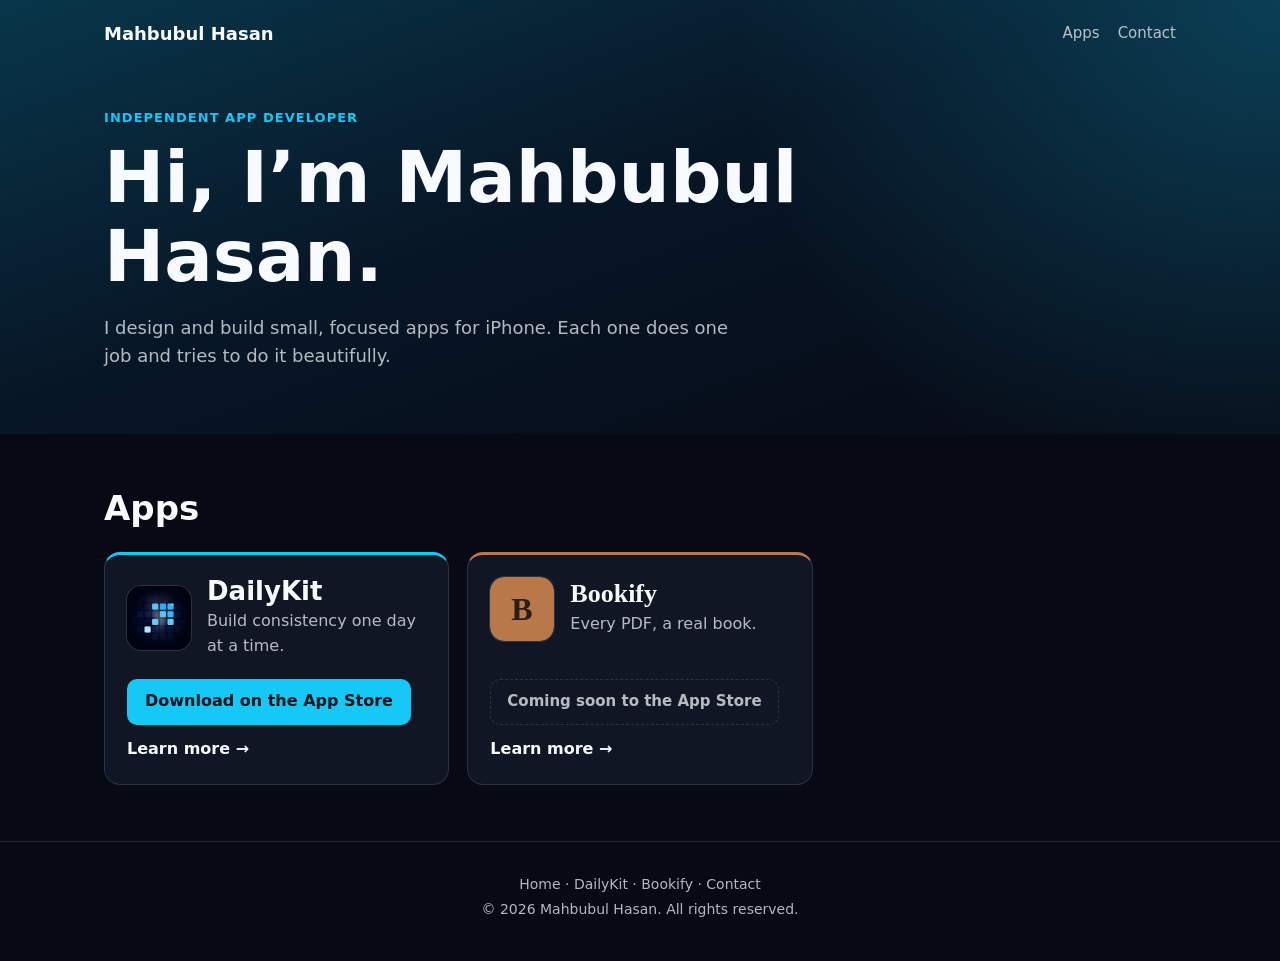
<file: index.html>
<!doctype html>
<html lang="en">
<head>
  <meta charset="utf-8">
  <meta name="viewport" content="width=device-width, initial-scale=1">
  <title>Mahbubul Hasan · Independent App Developer</title>
  <meta name="description" content="Mahbubul Hasan is an independent developer making focused, well-crafted apps for iPhone, including DailyKit and Bookify.">
  <link rel="canonical" href="https://habitbooster.app/">
  <meta property="og:type" content="website">
  <meta property="og:title" content="Mahbubul Hasan · Independent App Developer">
  <meta property="og:description" content="Mahbubul Hasan is an independent developer making focused, well-crafted apps for iPhone, including DailyKit and Bookify.">
  <meta property="og:url" content="https://habitbooster.app/">
  <meta name="theme-color" content="#070914">
  <meta name="color-scheme" content="dark">
  
  <link rel="stylesheet" href="/styles.css">
  
  <style>:root{--ink:#16c8f5;--bg:#070914;--surface:#111625;--text:#f7fbff;--muted:rgba(247, 251, 255, 0.72);--line:rgba(255, 255, 255, 0.12);--accent:#16c8f5;--on-accent:#03131d;--heading:Inter, system-ui, -apple-system, BlinkMacSystemFont, "Segoe UI", sans-serif;--hero:radial-gradient(circle at top right, rgba(22, 200, 245, 0.24), transparent 34rem), linear-gradient(160deg, #08364a 0%, #071626 45%, #070914 100%)}</style>
</head>
<body class="page-home">
  <header class="top">
    <nav class="nav wrap" aria-label="Main">
      <a class="brand" href="/">Mahbubul Hasan</a>
      <div class="nav-links"><a href="/#apps">Apps</a><a href="/contact">Contact</a></div>
    </nav>
    <section class="hero wrap">
      <p class="eyebrow">Independent app developer</p>
      <h1>Hi, I’m Mahbubul Hasan.</h1>
      <p class="lead">I design and build small, focused apps for iPhone. Each one does one job and tries to do it beautifully.</p>
    </section>
  </header>
  <main id="main">
    <section class="wrap section" id="apps" aria-labelledby="apps-title">
      <h2 id="apps-title">Apps</h2>
      <div class="app-grid">
      <article class="app-card" style="--card-accent:#16c8f5;--card-on-accent:#03131d;--card-heading:Inter, system-ui, -apple-system, BlinkMacSystemFont, &quot;Segoe UI&quot;, sans-serif">
        <a class="card-head" href="/dailykit/">
          <img class="app-icon" src="/assets/apps/dailykit/icon.png" width="64" height="64" alt="" decoding="async">
          <div><h3>DailyKit</h3><p class="card-tagline">Build consistency one day at a time.</p></div>
        </a>
        <div class="card-actions">
          <a class="button" href="https://apps.apple.com/app/dailykit-habit-tracker/id6772760803">Download on the App Store</a>
          <a class="text-link" href="/dailykit/">Learn more <span aria-hidden="true">→</span></a>
        </div>
      </article>
      <article class="app-card" style="--card-accent:#B9784A;--card-on-accent:#2B1D17;--card-heading:&quot;Cormorant Garamond&quot;, Georgia, &quot;Times New Roman&quot;, serif">
        <a class="card-head" href="/bookify/">
          <svg class="app-icon" width="64" height="64" viewBox="0 0 64 64" aria-hidden="true"><rect width="64" height="64" rx="14" fill="#B9784A"/><text x="32" y="43" text-anchor="middle" font-family="Georgia, serif" font-size="32" font-weight="700" fill="#2B1D17">B</text></svg>
          <div><h3>Bookify</h3><p class="card-tagline">Every PDF, a real book.</p></div>
        </a>
        <div class="card-actions">
          <span class="badge">Coming soon to the App Store</span>
          <a class="text-link" href="/bookify/">Learn more <span aria-hidden="true">→</span></a>
        </div>
      </article>
      </div>
    </section>
  </main>
  <footer class="site-footer">
    <nav aria-label="Footer"><p><a href="/">Home</a><span aria-hidden="true"> · </span><a href="/dailykit/">DailyKit</a><span aria-hidden="true"> · </span><a href="/bookify/">Bookify</a><span aria-hidden="true"> · </span><a href="/contact">Contact</a></p></nav>
    <p>© 2026 Mahbubul Hasan. All rights reserved.</p>
  </footer>
</body>
</html>
</file>
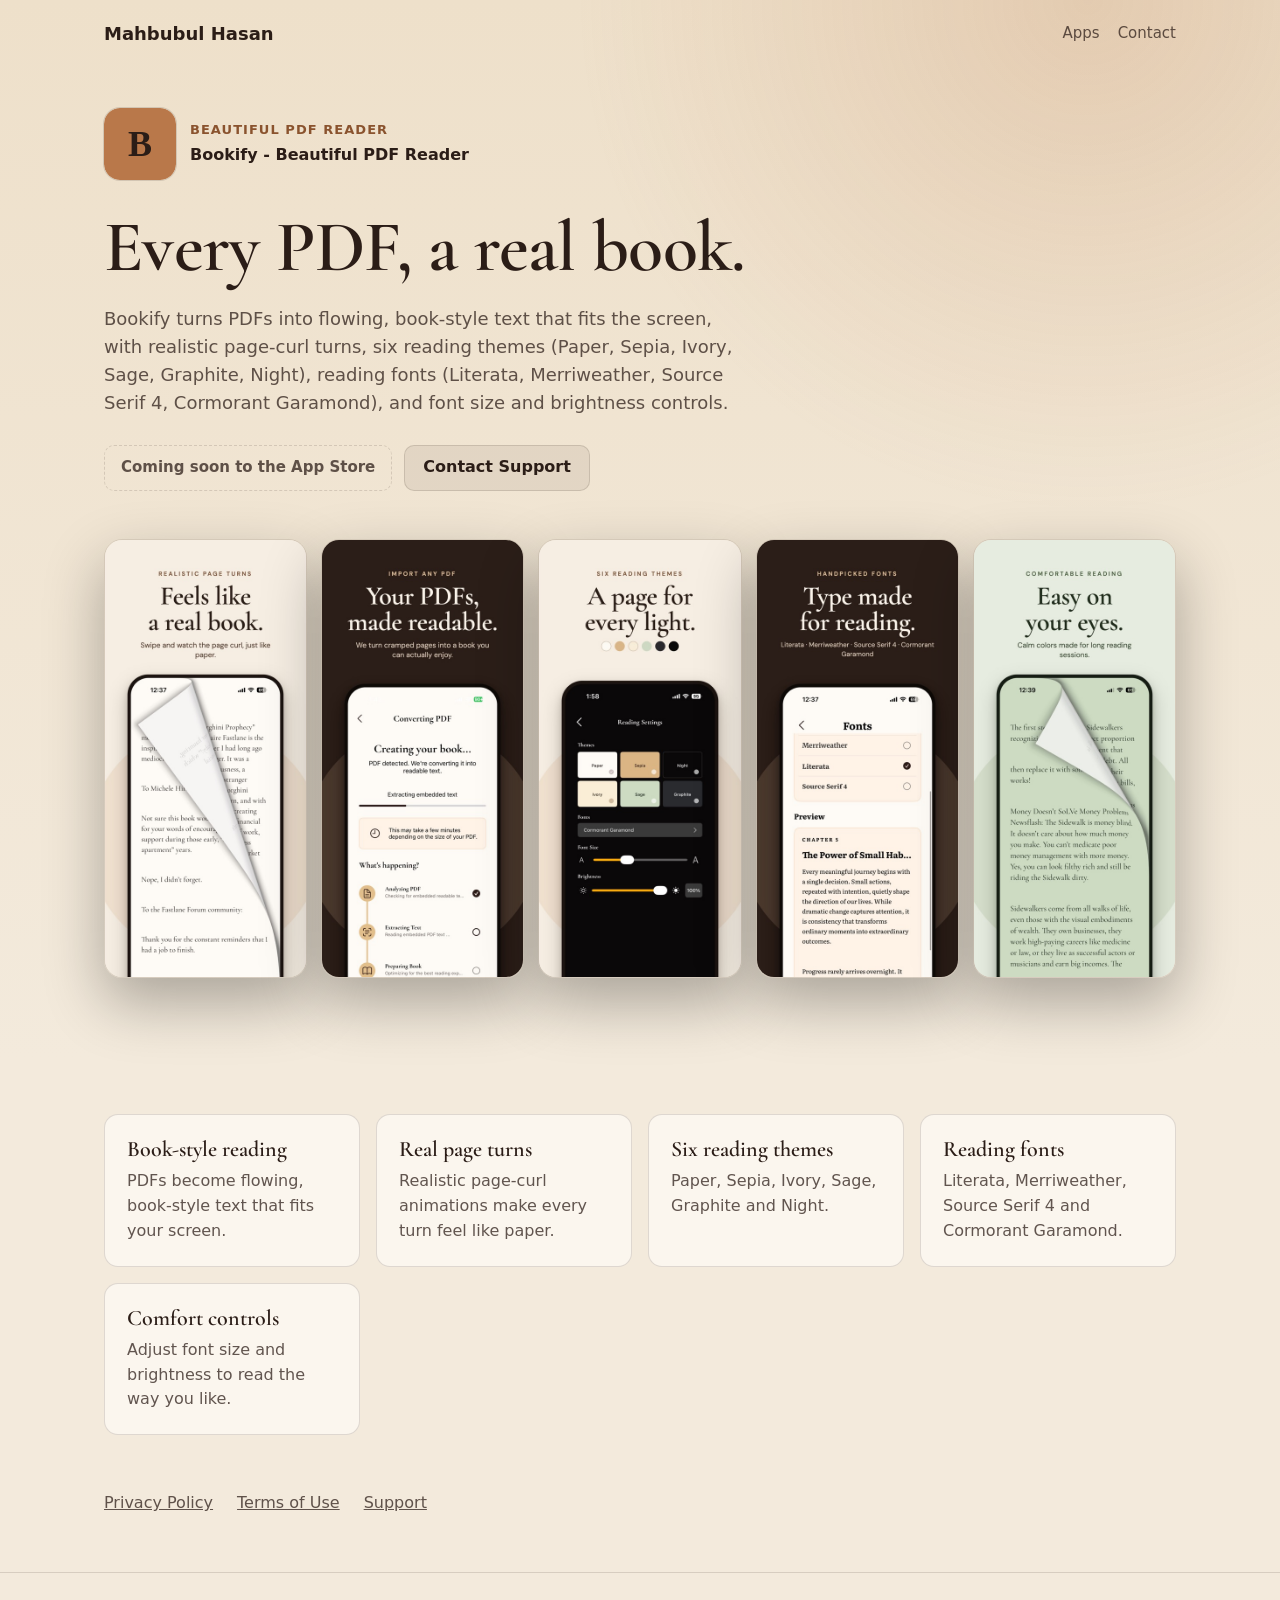
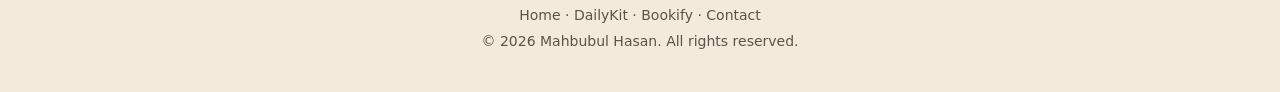
<file: bookify/index.html>
<!doctype html>
<html lang="en">
<head>
  <meta charset="utf-8">
  <meta name="viewport" content="width=device-width, initial-scale=1">
  <title>Bookify - Beautiful PDF Reader</title>
  <meta name="description" content="Bookify turns PDFs into flowing, book-style text with realistic page turns, six reading themes and beautiful reading fonts.">
  <link rel="canonical" href="https://habitbooster.app/bookify/">
  <meta property="og:type" content="website">
  <meta property="og:title" content="Bookify - Beautiful PDF Reader">
  <meta property="og:description" content="Bookify turns PDFs into flowing, book-style text with realistic page turns, six reading themes and beautiful reading fonts.">
  <meta property="og:url" content="https://habitbooster.app/bookify/">
  <meta name="theme-color" content="#F3EADC">
  <meta name="color-scheme" content="light">
  
  <link rel="stylesheet" href="/styles.css">
  <link rel="preconnect" href="https://fonts.googleapis.com"><link rel="preconnect" href="https://fonts.gstatic.com" crossorigin><link rel="stylesheet" href="https://fonts.googleapis.com/css2?family=Cormorant+Garamond:wght@500;600;700&amp;display=swap">
  <style>:root{--bg:#F3EADC;--surface:#FBF6EE;--text:#2B1D17;--muted:rgba(43, 29, 23, 0.74);--line:rgba(43, 29, 23, 0.14);--accent:#B9784A;--on-accent:#2B1D17;--ink:#8A532E;--heading:"Cormorant Garamond", Georgia, "Times New Roman", serif;--heading-weight:600;--hero:radial-gradient(circle at 85% 0%, rgba(185, 120, 74, 0.20), transparent 32rem), linear-gradient(180deg, #EEE0CA 0%, #F3EADC 100%)}</style>
</head>
<body class="page-app app-bookify">
  <header class="top">
    <nav class="nav wrap" aria-label="Main">
      <a class="brand" href="/">Mahbubul Hasan</a>
      <div class="nav-links"><a href="/#apps">Apps</a><a href="/contact">Contact</a></div>
    </nav>
    <section class="hero wrap">
      <div class="hero-text">
        <div class="app-id"><svg class="app-icon" width="72" height="72" viewBox="0 0 64 64" aria-hidden="true"><rect width="64" height="64" rx="14" fill="#B9784A"/><text x="32" y="43" text-anchor="middle" font-family="Georgia, serif" font-size="32" font-weight="700" fill="#2B1D17">B</text></svg><div><p class="eyebrow">Beautiful PDF reader</p><p class="app-name">Bookify - Beautiful PDF Reader</p></div></div>
        <h1>Every PDF, a real book.</h1>
        <p class="lead">Bookify turns PDFs into flowing, book-style text that fits the screen, with realistic page-curl turns, six reading themes (Paper, Sepia, Ivory, Sage, Graphite, Night), reading fonts (Literata, Merriweather, Source Serif 4, Cormorant Garamond), and font size and brightness controls.</p>
        <div class="actions"><span class="badge">Coming soon to the App Store</span><a class="button secondary" href="/contact#bookify">Contact Support</a></div>
      </div>
      <div class="shots" style="--shots:5" role="list" aria-label="Bookify screenshots">
        <img role="listitem" src="/assets/apps/bookify/screenshot-1.jpg" width="460" height="1000" alt="Feels like a real book: Bookify’s realistic page-curl turn."  decoding="async">
        <img role="listitem" src="/assets/apps/bookify/screenshot-2.jpg" width="460" height="1000" alt="Your PDFs, made readable: Bookify converting a PDF into a book."  decoding="async">
        <img role="listitem" src="/assets/apps/bookify/screenshot-3.jpg" width="460" height="1000" alt="A page for every light: Bookify’s six reading themes with font size and brightness controls." loading="lazy" decoding="async">
        <img role="listitem" src="/assets/apps/bookify/screenshot-4.jpg" width="460" height="1000" alt="Type made for reading: choosing Literata, Merriweather, Source Serif 4 or Cormorant Garamond." loading="lazy" decoding="async">
        <img role="listitem" src="/assets/apps/bookify/screenshot-5.jpg" width="460" height="1000" alt="Easy on your eyes: reading in Bookify’s calm Sage theme." loading="lazy" decoding="async">
      </div>
    </section>
  </header>
  <main id="main">
    <section class="wrap section" aria-label="Features">
      <div class="features">
      <article class="feature"><h3>Book-style reading</h3><p>PDFs become flowing, book-style text that fits your screen.</p></article>
      <article class="feature"><h3>Real page turns</h3><p>Realistic page-curl animations make every turn feel like paper.</p></article>
      <article class="feature"><h3>Six reading themes</h3><p>Paper, Sepia, Ivory, Sage, Graphite and Night.</p></article>
      <article class="feature"><h3>Reading fonts</h3><p>Literata, Merriweather, Source Serif 4 and Cormorant Garamond.</p></article>
      <article class="feature"><h3>Comfort controls</h3><p>Adjust font size and brightness to read the way you like.</p></article>
      </div>
    </section>
    <section class="wrap section app-links" aria-label="Legal and support">
      <a href="/bookify/privacy">Privacy Policy</a>
      <a href="/bookify/terms">Terms of Use</a>
      <a href="/contact#bookify">Support</a>
    </section>
  </main>
  <footer class="site-footer">
    <nav aria-label="Footer"><p><a href="/">Home</a><span aria-hidden="true"> · </span><a href="/dailykit/">DailyKit</a><span aria-hidden="true"> · </span><a href="/bookify/">Bookify</a><span aria-hidden="true"> · </span><a href="/contact">Contact</a></p></nav>
    <p>© 2026 Mahbubul Hasan. All rights reserved.</p>
  </footer>
</body>
</html>
</file>
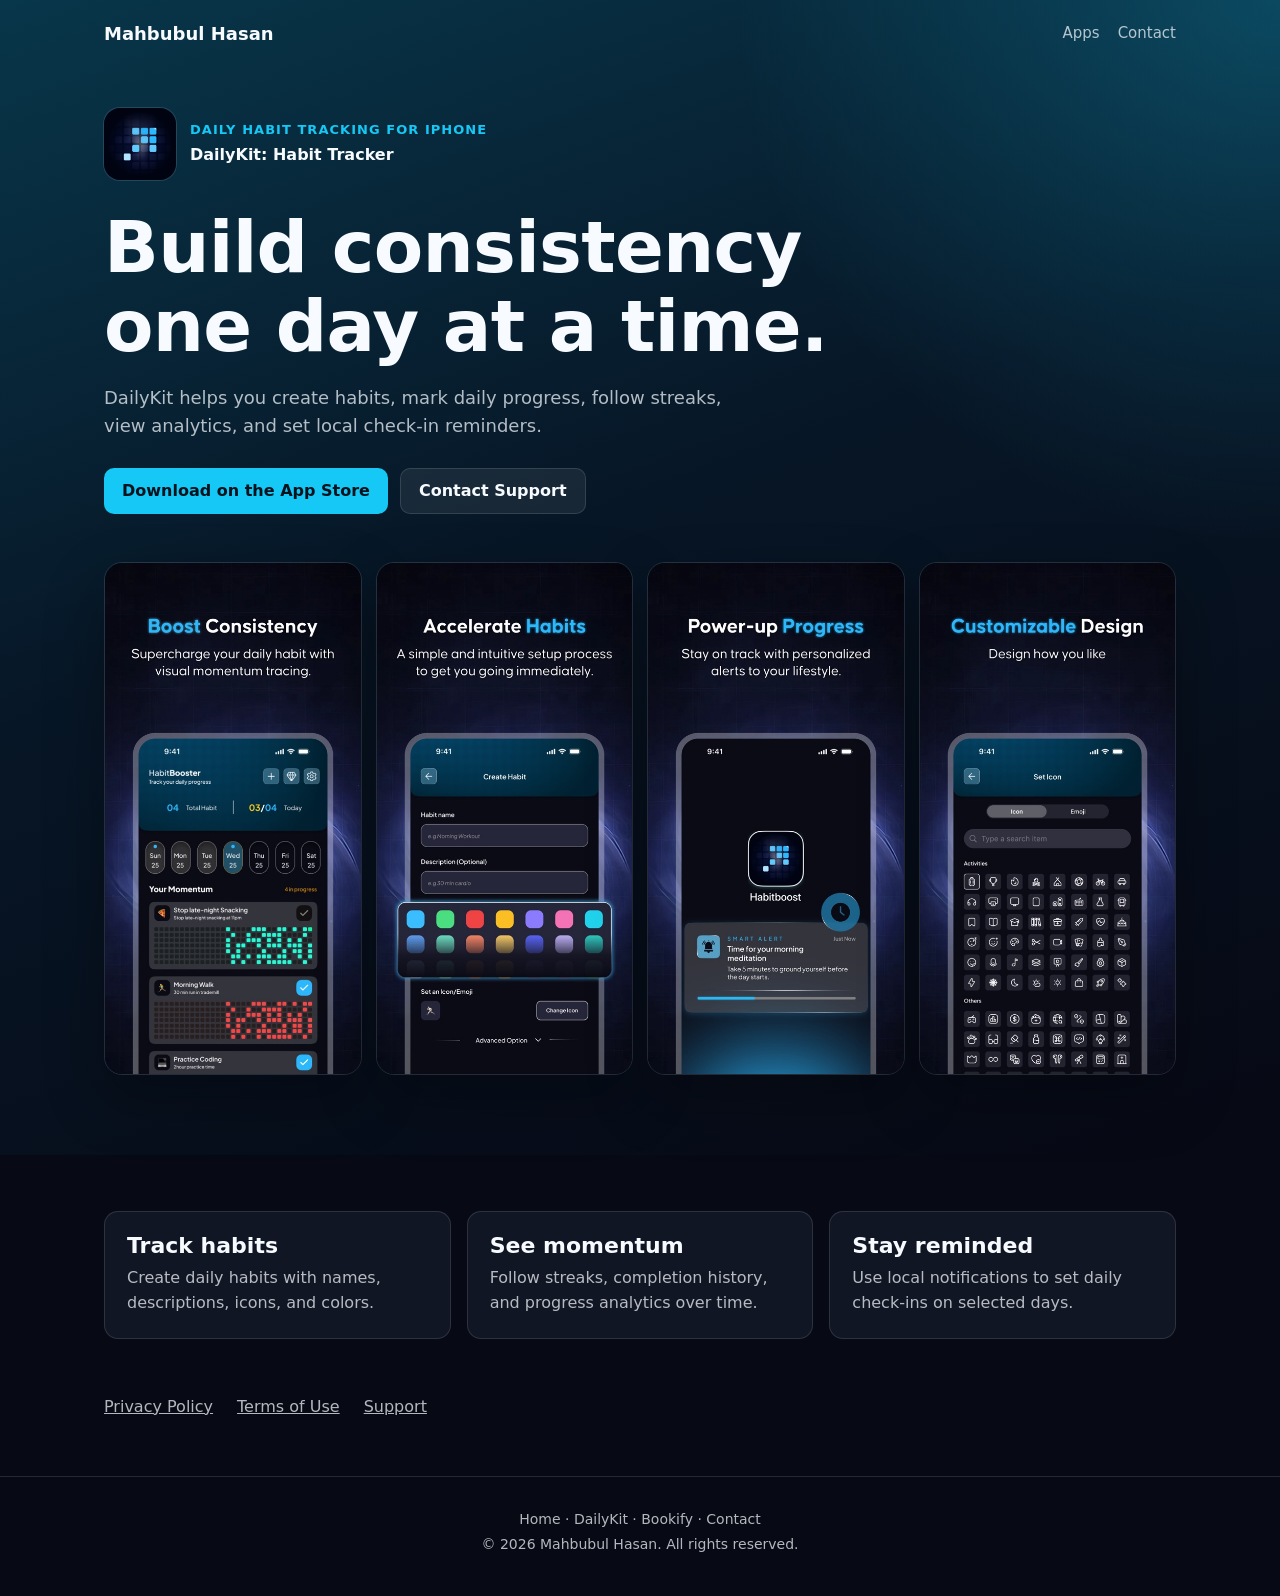
<file: dailykit/index.html>
<!doctype html>
<html lang="en">
<head>
  <meta charset="utf-8">
  <meta name="viewport" content="width=device-width, initial-scale=1">
  <title>DailyKit: Habit Tracker</title>
  <meta name="description" content="DailyKit helps you track daily habits, streaks, reminders, and progress on iPhone.">
  <link rel="canonical" href="https://habitbooster.app/dailykit/">
  <meta property="og:type" content="website">
  <meta property="og:title" content="DailyKit: Habit Tracker">
  <meta property="og:description" content="DailyKit helps you track daily habits, streaks, reminders, and progress on iPhone.">
  <meta property="og:url" content="https://habitbooster.app/dailykit/">
  <meta name="theme-color" content="#070914">
  <meta name="color-scheme" content="dark">
  <link rel="icon" href="/assets/apps/dailykit/icon.png"><link rel="apple-touch-icon" href="/assets/apps/dailykit/icon.png"><meta property="og:image" content="https://habitbooster.app/assets/apps/dailykit/icon.png">
  <link rel="stylesheet" href="/styles.css">
  
  <style>:root{--bg:#070914;--surface:#111625;--text:#f7fbff;--muted:rgba(247, 251, 255, 0.72);--line:rgba(255, 255, 255, 0.12);--accent:#16c8f5;--on-accent:#03131d;--ink:#16c8f5;--heading:Inter, system-ui, -apple-system, BlinkMacSystemFont, "Segoe UI", sans-serif;--hero:radial-gradient(circle at top right, rgba(22, 200, 245, 0.24), transparent 34rem), linear-gradient(160deg, #08364a 0%, #071626 45%, #070914 100%)}</style>
</head>
<body class="page-app app-dailykit">
  <header class="top">
    <nav class="nav wrap" aria-label="Main">
      <a class="brand" href="/">Mahbubul Hasan</a>
      <div class="nav-links"><a href="/#apps">Apps</a><a href="/contact">Contact</a></div>
    </nav>
    <section class="hero wrap">
      <div class="hero-text">
        <div class="app-id"><img class="app-icon" src="/assets/apps/dailykit/icon.png" width="72" height="72" alt="" decoding="async"><div><p class="eyebrow">Daily habit tracking for iPhone</p><p class="app-name">DailyKit: Habit Tracker</p></div></div>
        <h1>Build consistency one day at a time.</h1>
        <p class="lead">DailyKit helps you create habits, mark daily progress, follow streaks, view analytics, and set local check-in reminders.</p>
        <div class="actions"><a class="button" href="https://apps.apple.com/app/dailykit-habit-tracker/id6772760803">Download on the App Store</a><a class="button secondary" href="/contact#dailykit">Contact Support</a></div>
      </div>
      <div class="shots" style="--shots:4" role="list" aria-label="DailyKit screenshots">
        <img role="listitem" src="/assets/apps/dailykit/screenshot-1.jpg" width="500" height="1000" alt="DailyKit habit streak tracking screen."  decoding="async">
        <img role="listitem" src="/assets/apps/dailykit/screenshot-2.jpg" width="500" height="1000" alt="DailyKit create habit screen."  decoding="async">
        <img role="listitem" src="/assets/apps/dailykit/screenshot-3.jpg" width="500" height="1000" alt="DailyKit reminder alert screen." loading="lazy" decoding="async">
        <img role="listitem" src="/assets/apps/dailykit/screenshot-4.jpg" width="500" height="1000" alt="DailyKit icon customization screen." loading="lazy" decoding="async">
      </div>
    </section>
  </header>
  <main id="main">
    <section class="wrap section" aria-label="Features">
      <div class="features">
      <article class="feature"><h3>Track habits</h3><p>Create daily habits with names, descriptions, icons, and colors.</p></article>
      <article class="feature"><h3>See momentum</h3><p>Follow streaks, completion history, and progress analytics over time.</p></article>
      <article class="feature"><h3>Stay reminded</h3><p>Use local notifications to set daily check-ins on selected days.</p></article>
      </div>
    </section>
    <section class="wrap section app-links" aria-label="Legal and support">
      <a href="/dailykit/privacy">Privacy Policy</a>
      <a href="/dailykit/terms">Terms of Use</a>
      <a href="/contact#dailykit">Support</a>
    </section>
  </main>
  <footer class="site-footer">
    <nav aria-label="Footer"><p><a href="/">Home</a><span aria-hidden="true"> · </span><a href="/dailykit/">DailyKit</a><span aria-hidden="true"> · </span><a href="/bookify/">Bookify</a><span aria-hidden="true"> · </span><a href="/contact">Contact</a></p></nav>
    <p>© 2026 Mahbubul Hasan. All rights reserved.</p>
  </footer>
</body>
</html>
</file>
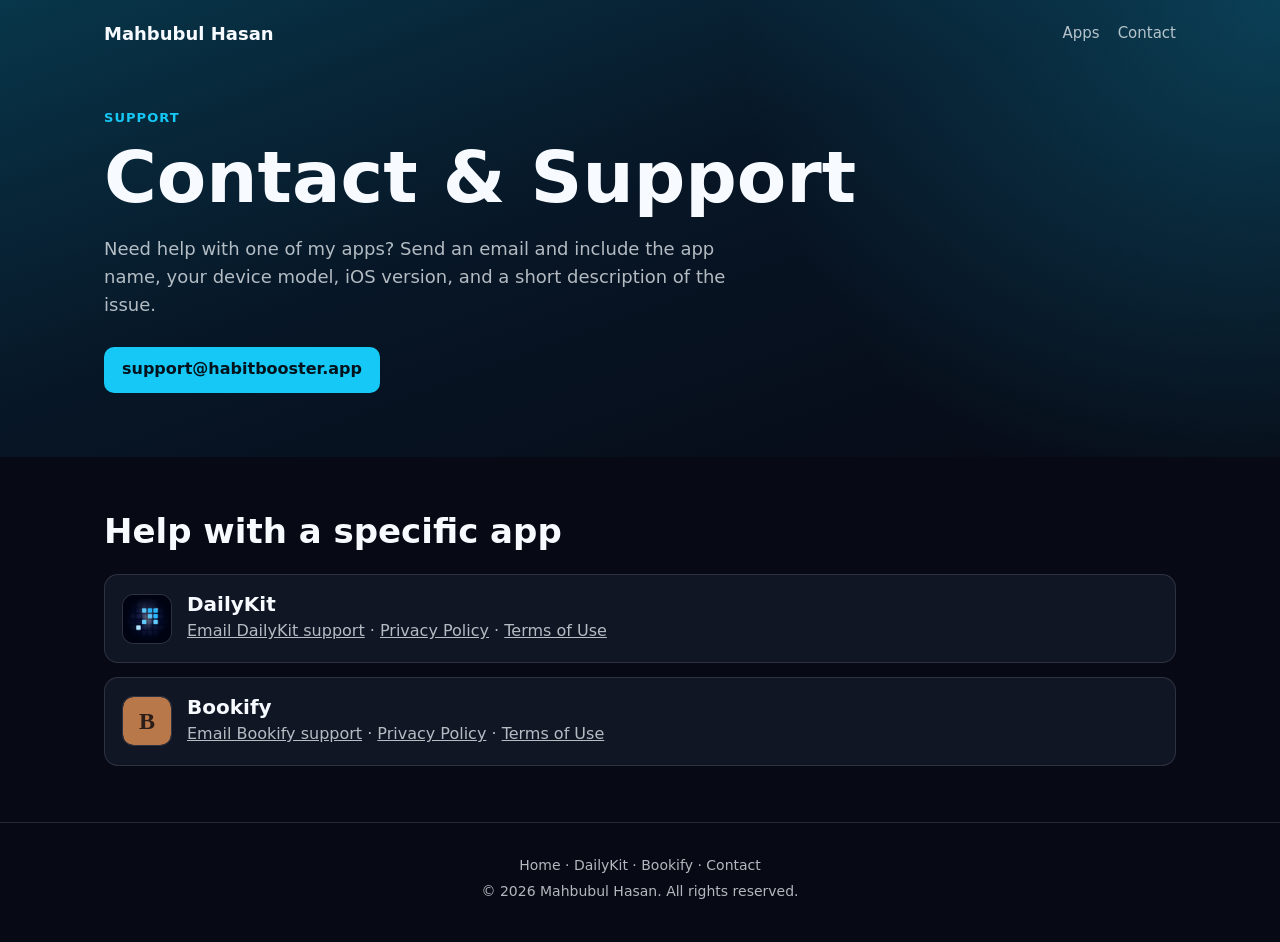
<file: contact.html>
<!doctype html>
<html lang="en">
<head>
  <meta charset="utf-8">
  <meta name="viewport" content="width=device-width, initial-scale=1">
  <title>Contact &amp; Support | Mahbubul Hasan</title>
  <meta name="description" content="Get help with DailyKit, Bookify and other apps by Mahbubul Hasan.">
  <link rel="canonical" href="https://habitbooster.app/contact">
  <meta property="og:type" content="website">
  <meta property="og:title" content="Contact &amp; Support | Mahbubul Hasan">
  <meta property="og:description" content="Get help with DailyKit, Bookify and other apps by Mahbubul Hasan.">
  <meta property="og:url" content="https://habitbooster.app/contact">
  <meta name="theme-color" content="#070914">
  <meta name="color-scheme" content="dark">
  
  <link rel="stylesheet" href="/styles.css">
  
  <style>:root{--ink:#16c8f5;--bg:#070914;--surface:#111625;--text:#f7fbff;--muted:rgba(247, 251, 255, 0.72);--line:rgba(255, 255, 255, 0.12);--accent:#16c8f5;--on-accent:#03131d;--heading:Inter, system-ui, -apple-system, BlinkMacSystemFont, "Segoe UI", sans-serif;--hero:radial-gradient(circle at top right, rgba(22, 200, 245, 0.24), transparent 34rem), linear-gradient(160deg, #08364a 0%, #071626 45%, #070914 100%)}</style>
</head>
<body class="page-contact">
  <header class="top">
    <nav class="nav wrap" aria-label="Main">
      <a class="brand" href="/">Mahbubul Hasan</a>
      <div class="nav-links"><a href="/#apps">Apps</a><a href="/contact">Contact</a></div>
    </nav>
    <section class="hero wrap">
      <p class="eyebrow">Support</p>
      <h1>Contact &amp; Support</h1>
      <p class="lead">Need help with one of my apps? Send an email and include the app name, your device model, iOS version, and a short description of the issue.</p>
      <div class="actions"><a class="button" href="mailto:support@habitbooster.app?subject=Support">support@habitbooster.app</a></div>
    </section>
  </header>
  <main id="main">
    <section class="wrap section" aria-labelledby="by-app">
      <h2 id="by-app">Help with a specific app</h2>
      <ul class="contact-list">
      <li class="contact-app" id="dailykit">
        <img class="app-icon" src="/assets/apps/dailykit/icon.png" width="48" height="48" alt="" decoding="async">
        <div>
          <h3>DailyKit</h3>
          <p><a href="mailto:support@habitbooster.app?subject=DailyKit%20Support">Email DailyKit support</a> · <a href="/dailykit/privacy">Privacy Policy</a> · <a href="/dailykit/terms">Terms of Use</a></p>
        </div>
      </li>
      <li class="contact-app" id="bookify">
        <svg class="app-icon" width="48" height="48" viewBox="0 0 64 64" aria-hidden="true"><rect width="64" height="64" rx="14" fill="#B9784A"/><text x="32" y="43" text-anchor="middle" font-family="Georgia, serif" font-size="32" font-weight="700" fill="#2B1D17">B</text></svg>
        <div>
          <h3>Bookify</h3>
          <p><a href="mailto:support@habitbooster.app?subject=Bookify%20Support">Email Bookify support</a> · <a href="/bookify/privacy">Privacy Policy</a> · <a href="/bookify/terms">Terms of Use</a></p>
        </div>
      </li>
      </ul>
    </section>
  </main>
  <footer class="site-footer">
    <nav aria-label="Footer"><p><a href="/">Home</a><span aria-hidden="true"> · </span><a href="/dailykit/">DailyKit</a><span aria-hidden="true"> · </span><a href="/bookify/">Bookify</a><span aria-hidden="true"> · </span><a href="/contact">Contact</a></p></nav>
    <p>© 2026 Mahbubul Hasan. All rights reserved.</p>
  </footer>
</body>
</html>
</file>
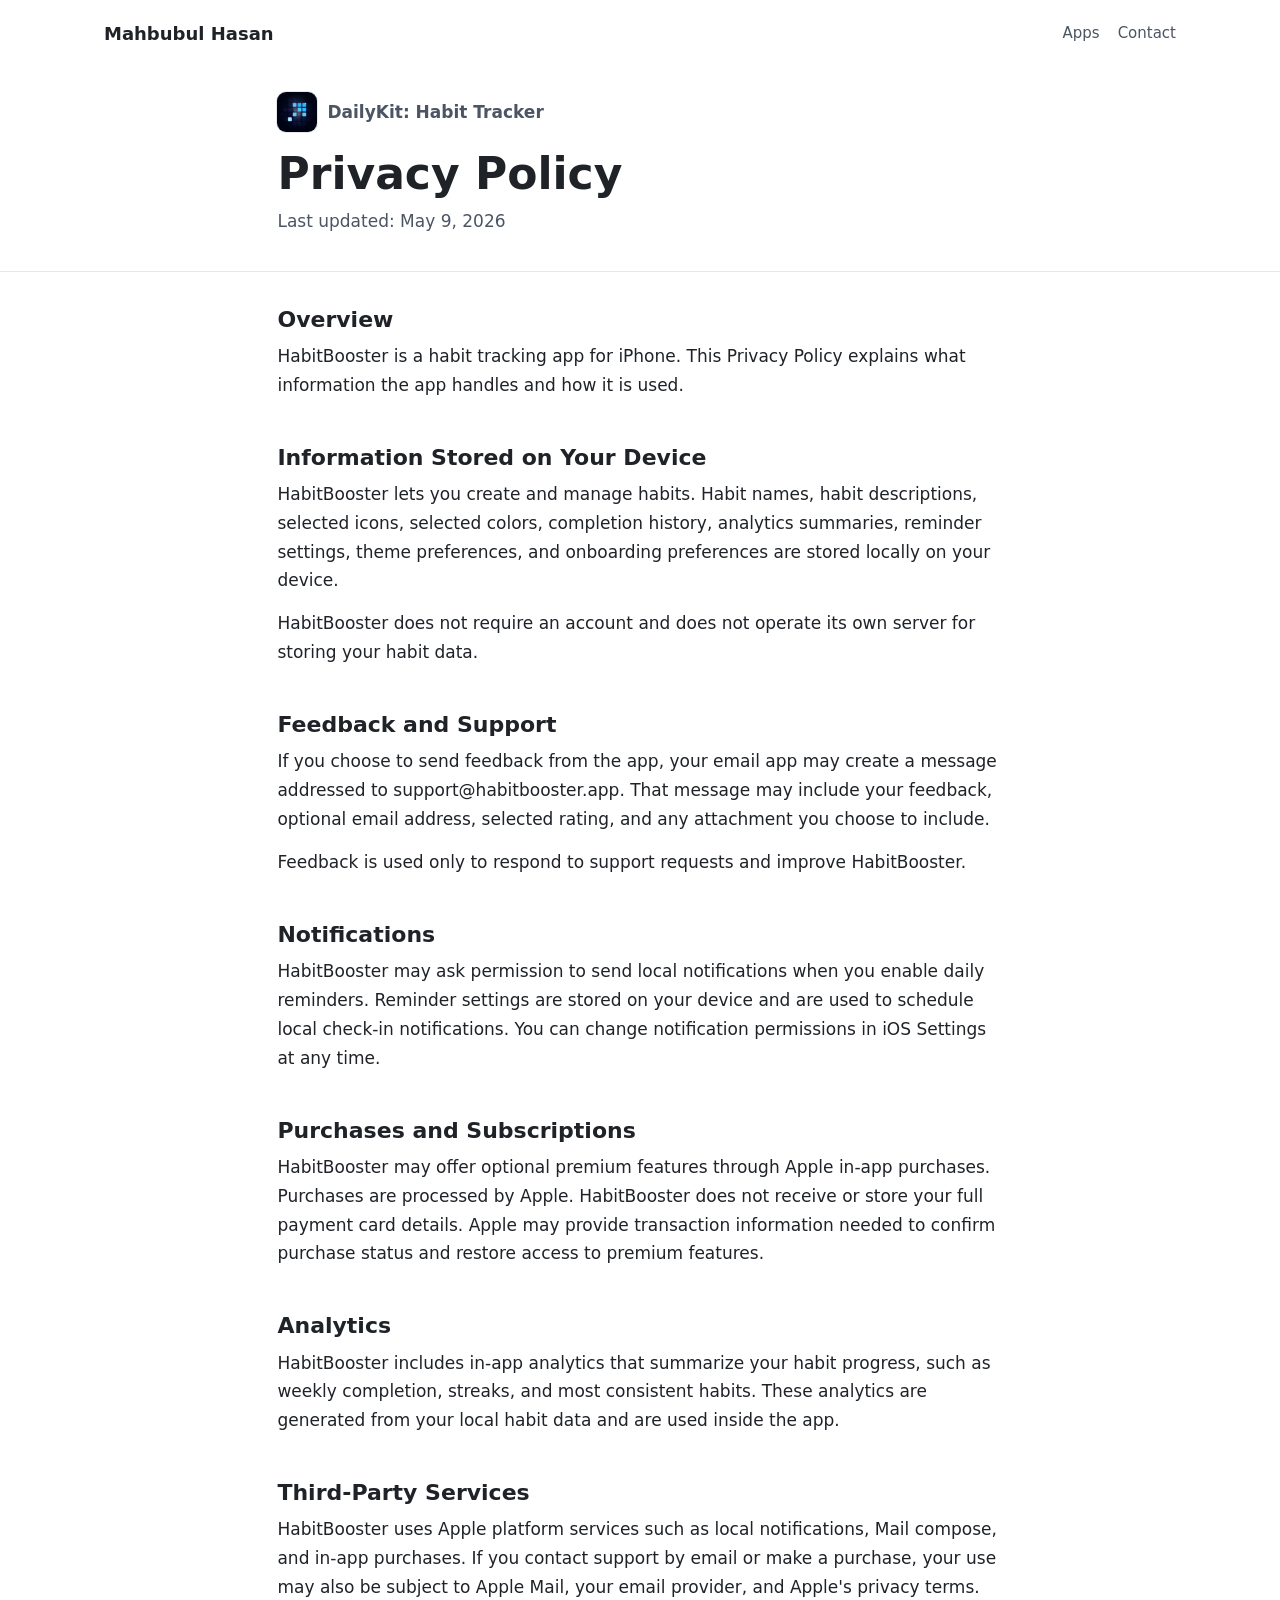
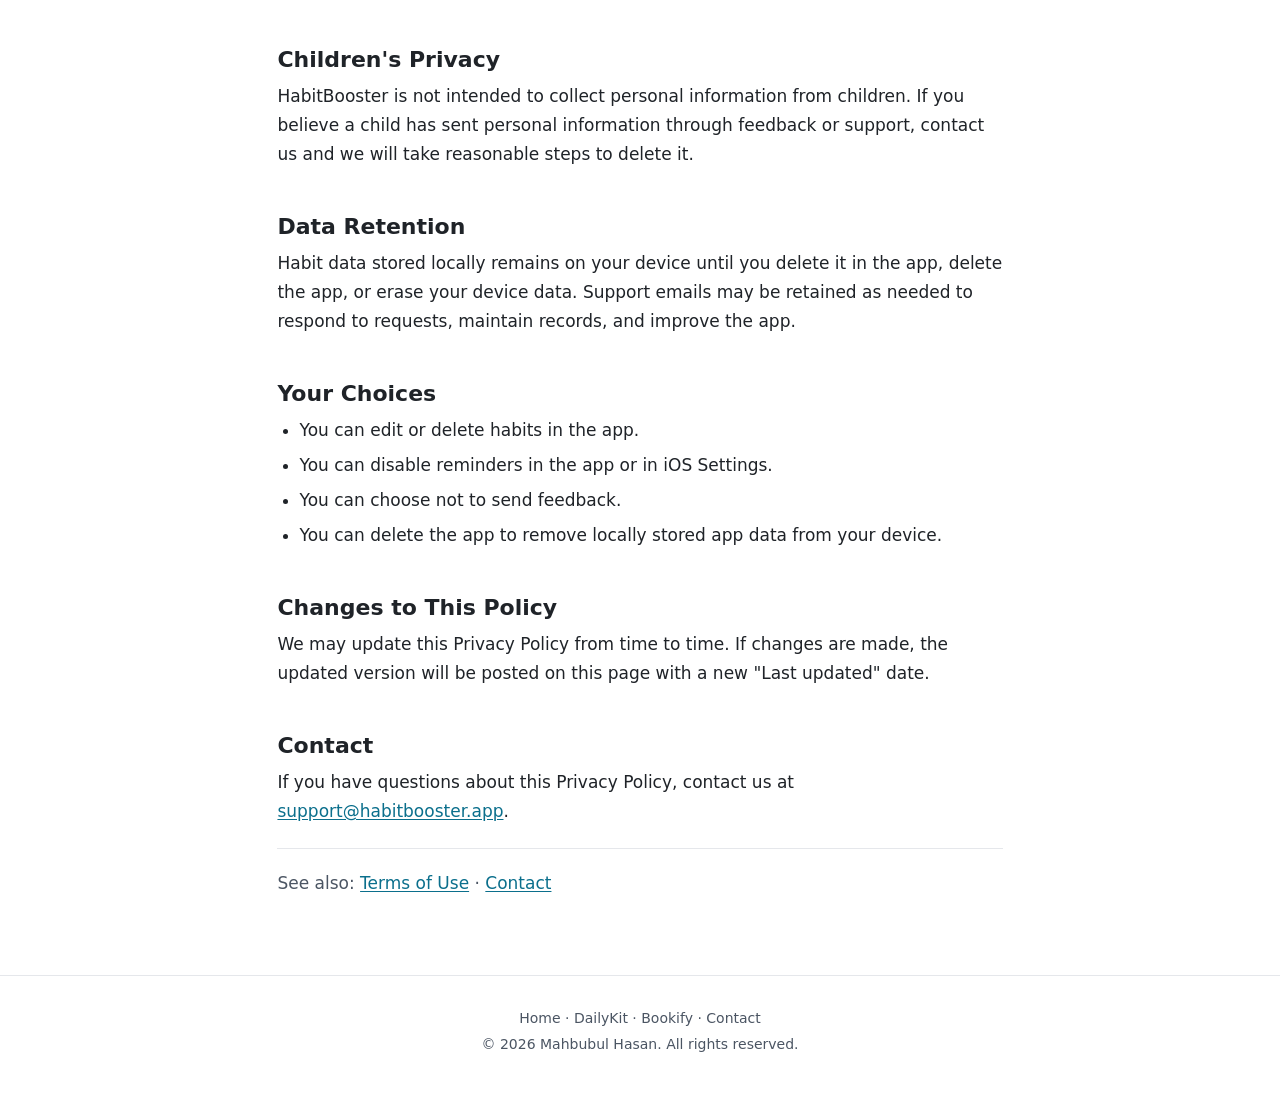
<file: privacy-policy.html>
<!doctype html>
<html lang="en">
<head>
  <meta charset="utf-8">
  <meta name="viewport" content="width=device-width, initial-scale=1">
  <title>Privacy Policy | DailyKit</title>
  <meta name="description" content="Privacy Policy for DailyKit: Habit Tracker.">
  <link rel="canonical" href="https://habitbooster.app/dailykit/privacy">
  <meta property="og:type" content="website">
  <meta property="og:title" content="Privacy Policy | DailyKit">
  <meta property="og:description" content="Privacy Policy for DailyKit: Habit Tracker.">
  <meta property="og:url" content="https://habitbooster.app/dailykit/privacy">
  <meta name="theme-color" content="#ffffff">
  <meta name="color-scheme" content="light">
  <link rel="icon" href="/assets/apps/dailykit/icon.png"><link rel="apple-touch-icon" href="/assets/apps/dailykit/icon.png"><meta property="og:image" content="https://habitbooster.app/assets/apps/dailykit/icon.png">
  <link rel="stylesheet" href="/styles.css">
  
  <style>:root{--bg:#ffffff;--surface:#f6f7f8;--text:#1f2328;--muted:#4b5563;--line:#e5e7eb;--heading:system-ui, -apple-system, BlinkMacSystemFont, "Segoe UI", Roboto, sans-serif;--hero:none;--accent:#0b6f8c;--ink:#0b6f8c;--on-accent:#ffffff}</style>
</head>
<body class="page-legal">
  <header class="top">
    <nav class="nav wrap" aria-label="Main">
      <a class="brand" href="/">Mahbubul Hasan</a>
      <div class="nav-links"><a href="/#apps">Apps</a><a href="/contact">Contact</a></div>
    </nav>
    <div class="legal-head">
      <a class="legal-app" href="/dailykit/"><img class="app-icon" src="/assets/apps/dailykit/icon.png" width="40" height="40" alt="" decoding="async"><span>DailyKit: Habit Tracker</span></a>
      <h1>Privacy Policy</h1>
      <p class="updated">Last updated: <time datetime="2026-05-09">May 9, 2026</time></p>
    </div>
  </header>
  <main id="main">
    <article class="legal">
      <section>
        <h2>Overview</h2>
        <p>HabitBooster is a habit tracking app for iPhone. This Privacy Policy explains what information the app handles and how it is used.</p>
      </section>
      <section>
        <h2>Information Stored on Your Device</h2>
        <p>HabitBooster lets you create and manage habits. Habit names, habit descriptions, selected icons, selected colors, completion history, analytics summaries, reminder settings, theme preferences, and onboarding preferences are stored locally on your device.</p>
        <p>HabitBooster does not require an account and does not operate its own server for storing your habit data.</p>
      </section>
      <section>
        <h2>Feedback and Support</h2>
        <p>If you choose to send feedback from the app, your email app may create a message addressed to support@habitbooster.app. That message may include your feedback, optional email address, selected rating, and any attachment you choose to include.</p>
        <p>Feedback is used only to respond to support requests and improve HabitBooster.</p>
      </section>
      <section>
        <h2>Notifications</h2>
        <p>HabitBooster may ask permission to send local notifications when you enable daily reminders. Reminder settings are stored on your device and are used to schedule local check-in notifications. You can change notification permissions in iOS Settings at any time.</p>
      </section>
      <section>
        <h2>Purchases and Subscriptions</h2>
        <p>HabitBooster may offer optional premium features through Apple in-app purchases. Purchases are processed by Apple. HabitBooster does not receive or store your full payment card details. Apple may provide transaction information needed to confirm purchase status and restore access to premium features.</p>
      </section>
      <section>
        <h2>Analytics</h2>
        <p>HabitBooster includes in-app analytics that summarize your habit progress, such as weekly completion, streaks, and most consistent habits. These analytics are generated from your local habit data and are used inside the app.</p>
      </section>
      <section>
        <h2>Third-Party Services</h2>
        <p>HabitBooster uses Apple platform services such as local notifications, Mail compose, and in-app purchases. If you contact support by email or make a purchase, your use may also be subject to Apple Mail, your email provider, and Apple's privacy terms.</p>
      </section>
      <section>
        <h2>Children&#39;s Privacy</h2>
        <p>HabitBooster is not intended to collect personal information from children. If you believe a child has sent personal information through feedback or support, contact us and we will take reasonable steps to delete it.</p>
      </section>
      <section>
        <h2>Data Retention</h2>
        <p>Habit data stored locally remains on your device until you delete it in the app, delete the app, or erase your device data. Support emails may be retained as needed to respond to requests, maintain records, and improve the app.</p>
      </section>
      <section>
        <h2>Your Choices</h2>
        <ul><li>You can edit or delete habits in the app.</li><li>You can disable reminders in the app or in iOS Settings.</li><li>You can choose not to send feedback.</li><li>You can delete the app to remove locally stored app data from your device.</li></ul>
      </section>
      <section>
        <h2>Changes to This Policy</h2>
        <p>We may update this Privacy Policy from time to time. If changes are made, the updated version will be posted on this page with a new "Last updated" date.</p>
      </section>
      <section>
        <h2>Contact</h2>
        <p>If you have questions about this Privacy Policy, contact us at <a href="mailto:support@habitbooster.app">support@habitbooster.app</a>.</p>
      </section>
      <p class="legal-more">See also: <a href="/dailykit/terms">Terms of Use</a> · <a href="/contact#dailykit">Contact</a></p>
    </article>
  </main>
  <footer class="site-footer">
    <nav aria-label="Footer"><p><a href="/">Home</a><span aria-hidden="true"> · </span><a href="/dailykit/">DailyKit</a><span aria-hidden="true"> · </span><a href="/bookify/">Bookify</a><span aria-hidden="true"> · </span><a href="/contact">Contact</a></p></nav>
    <p>© 2026 Mahbubul Hasan. All rights reserved.</p>
  </footer>
</body>
</html>
</file>
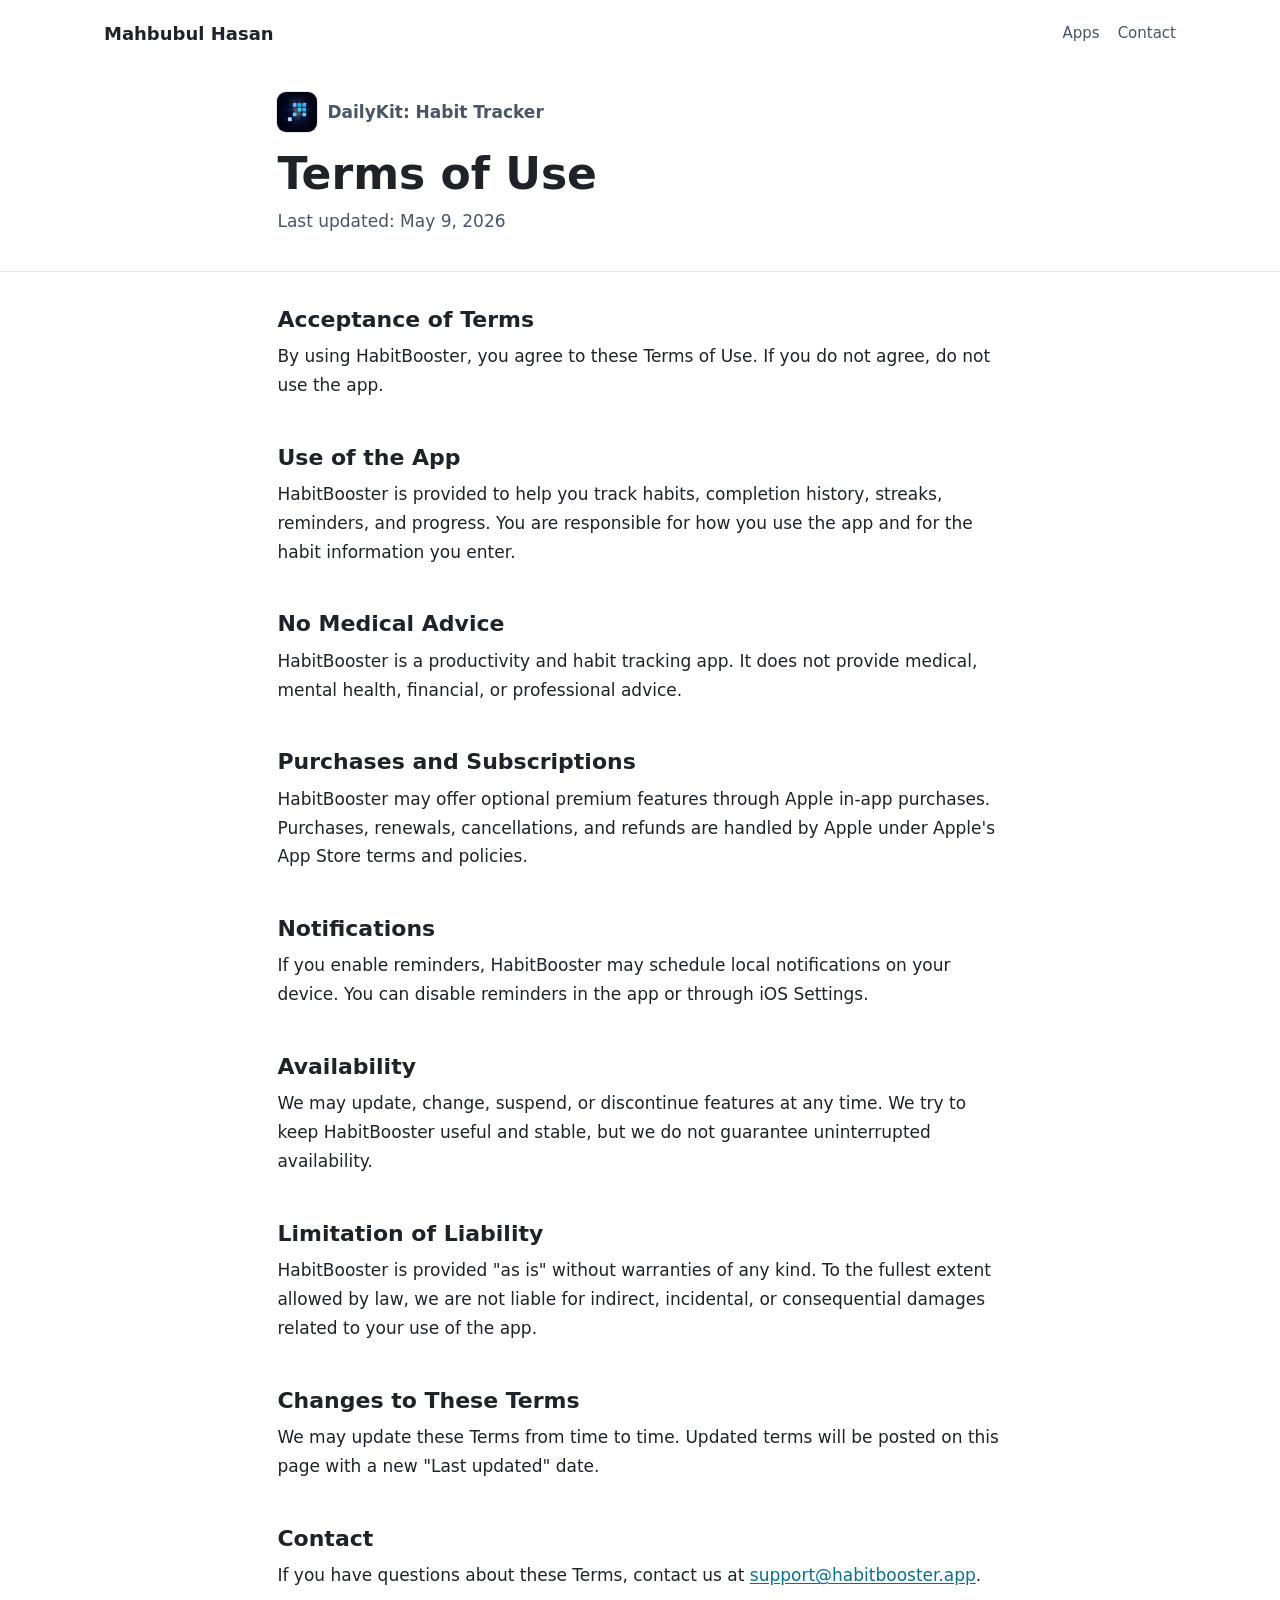
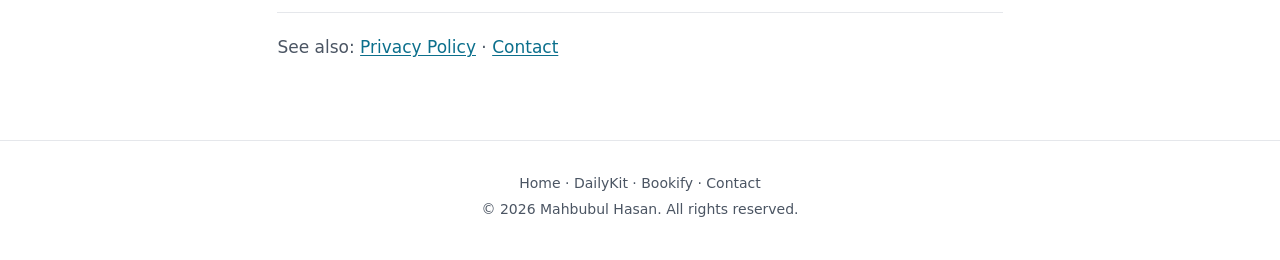
<file: terms.html>
<!doctype html>
<html lang="en">
<head>
  <meta charset="utf-8">
  <meta name="viewport" content="width=device-width, initial-scale=1">
  <title>Terms of Use | DailyKit</title>
  <meta name="description" content="Terms of Use for DailyKit: Habit Tracker.">
  <link rel="canonical" href="https://habitbooster.app/dailykit/terms">
  <meta property="og:type" content="website">
  <meta property="og:title" content="Terms of Use | DailyKit">
  <meta property="og:description" content="Terms of Use for DailyKit: Habit Tracker.">
  <meta property="og:url" content="https://habitbooster.app/dailykit/terms">
  <meta name="theme-color" content="#ffffff">
  <meta name="color-scheme" content="light">
  <link rel="icon" href="/assets/apps/dailykit/icon.png"><link rel="apple-touch-icon" href="/assets/apps/dailykit/icon.png"><meta property="og:image" content="https://habitbooster.app/assets/apps/dailykit/icon.png">
  <link rel="stylesheet" href="/styles.css">
  
  <style>:root{--bg:#ffffff;--surface:#f6f7f8;--text:#1f2328;--muted:#4b5563;--line:#e5e7eb;--heading:system-ui, -apple-system, BlinkMacSystemFont, "Segoe UI", Roboto, sans-serif;--hero:none;--accent:#0b6f8c;--ink:#0b6f8c;--on-accent:#ffffff}</style>
</head>
<body class="page-legal">
  <header class="top">
    <nav class="nav wrap" aria-label="Main">
      <a class="brand" href="/">Mahbubul Hasan</a>
      <div class="nav-links"><a href="/#apps">Apps</a><a href="/contact">Contact</a></div>
    </nav>
    <div class="legal-head">
      <a class="legal-app" href="/dailykit/"><img class="app-icon" src="/assets/apps/dailykit/icon.png" width="40" height="40" alt="" decoding="async"><span>DailyKit: Habit Tracker</span></a>
      <h1>Terms of Use</h1>
      <p class="updated">Last updated: <time datetime="2026-05-09">May 9, 2026</time></p>
    </div>
  </header>
  <main id="main">
    <article class="legal">
      <section>
        <h2>Acceptance of Terms</h2>
        <p>By using HabitBooster, you agree to these Terms of Use. If you do not agree, do not use the app.</p>
      </section>
      <section>
        <h2>Use of the App</h2>
        <p>HabitBooster is provided to help you track habits, completion history, streaks, reminders, and progress. You are responsible for how you use the app and for the habit information you enter.</p>
      </section>
      <section>
        <h2>No Medical Advice</h2>
        <p>HabitBooster is a productivity and habit tracking app. It does not provide medical, mental health, financial, or professional advice.</p>
      </section>
      <section>
        <h2>Purchases and Subscriptions</h2>
        <p>HabitBooster may offer optional premium features through Apple in-app purchases. Purchases, renewals, cancellations, and refunds are handled by Apple under Apple's App Store terms and policies.</p>
      </section>
      <section>
        <h2>Notifications</h2>
        <p>If you enable reminders, HabitBooster may schedule local notifications on your device. You can disable reminders in the app or through iOS Settings.</p>
      </section>
      <section>
        <h2>Availability</h2>
        <p>We may update, change, suspend, or discontinue features at any time. We try to keep HabitBooster useful and stable, but we do not guarantee uninterrupted availability.</p>
      </section>
      <section>
        <h2>Limitation of Liability</h2>
        <p>HabitBooster is provided "as is" without warranties of any kind. To the fullest extent allowed by law, we are not liable for indirect, incidental, or consequential damages related to your use of the app.</p>
      </section>
      <section>
        <h2>Changes to These Terms</h2>
        <p>We may update these Terms from time to time. Updated terms will be posted on this page with a new "Last updated" date.</p>
      </section>
      <section>
        <h2>Contact</h2>
        <p>If you have questions about these Terms, contact us at <a href="mailto:support@habitbooster.app">support@habitbooster.app</a>.</p>
      </section>
      <p class="legal-more">See also: <a href="/dailykit/privacy">Privacy Policy</a> · <a href="/contact#dailykit">Contact</a></p>
    </article>
  </main>
  <footer class="site-footer">
    <nav aria-label="Footer"><p><a href="/">Home</a><span aria-hidden="true"> · </span><a href="/dailykit/">DailyKit</a><span aria-hidden="true"> · </span><a href="/bookify/">Bookify</a><span aria-hidden="true"> · </span><a href="/contact">Contact</a></p></nav>
    <p>© 2026 Mahbubul Hasan. All rights reserved.</p>
  </footer>
</body>
</html>
</file>
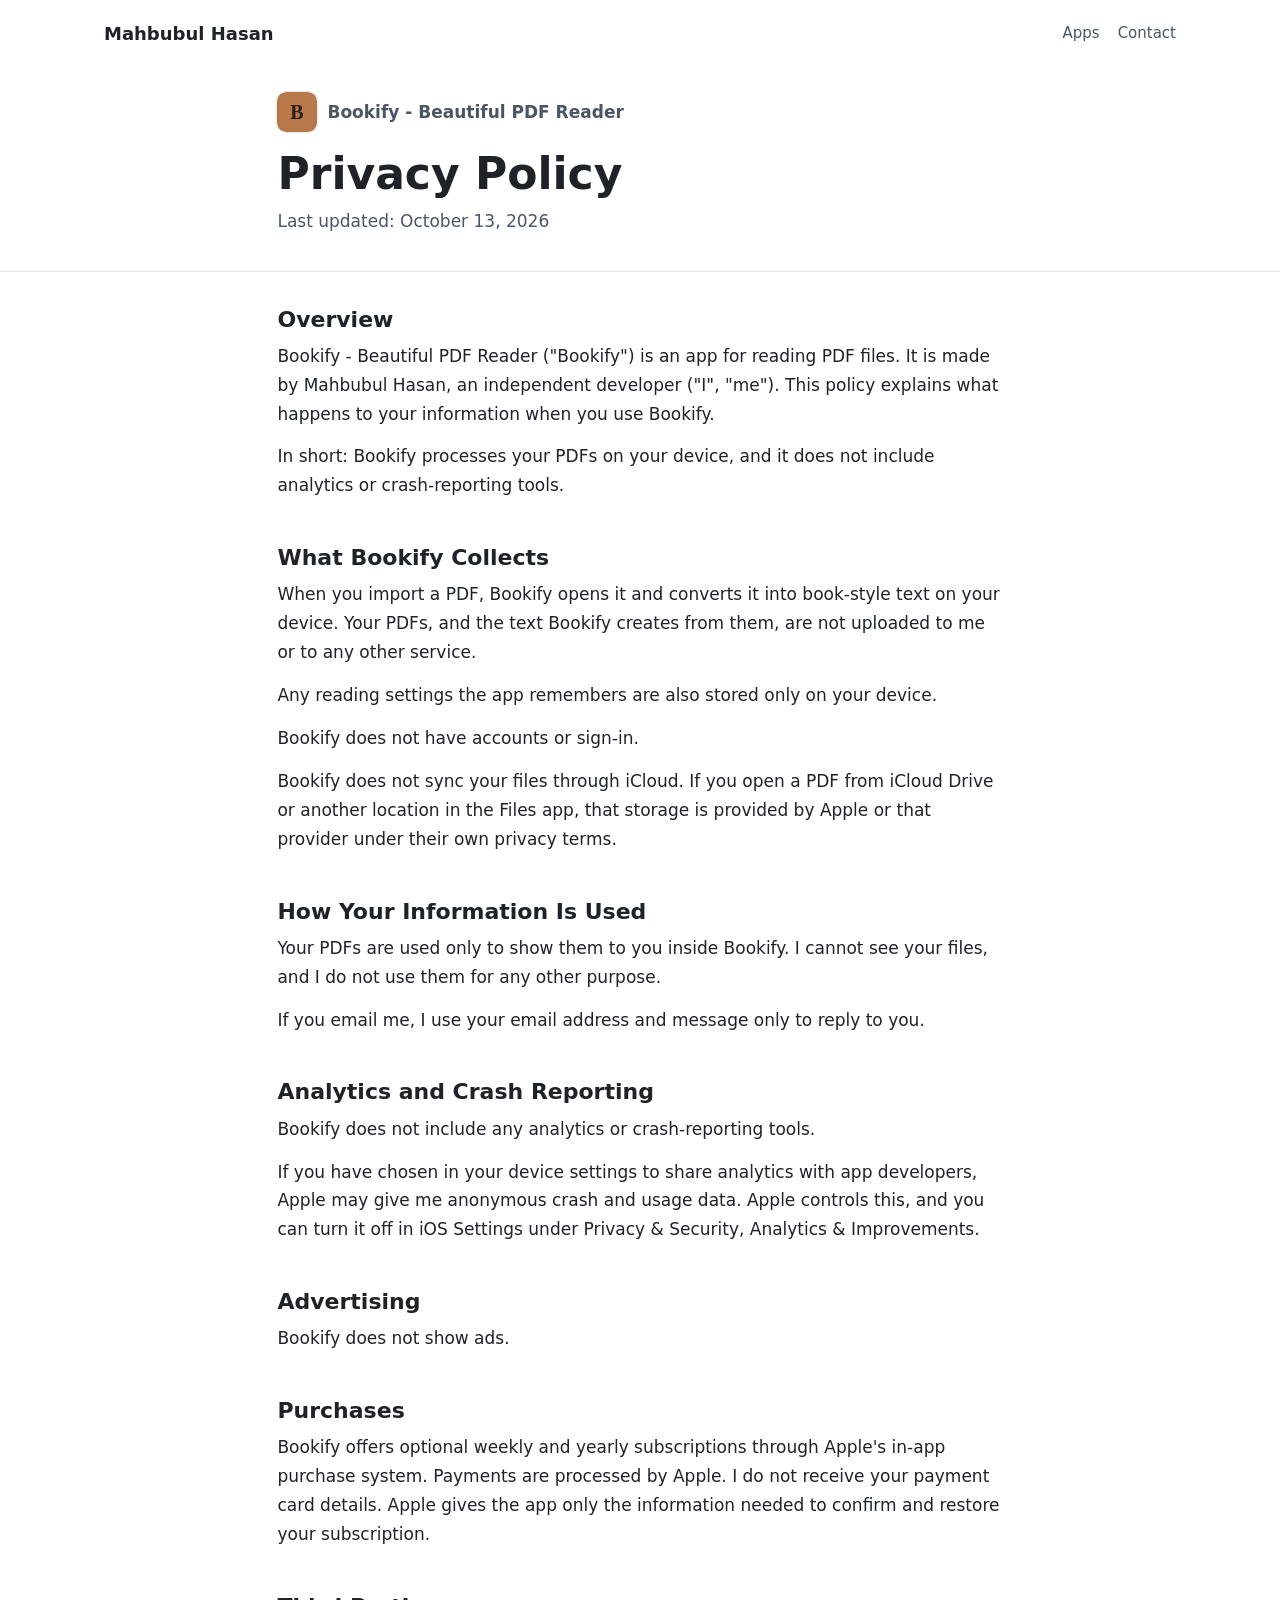
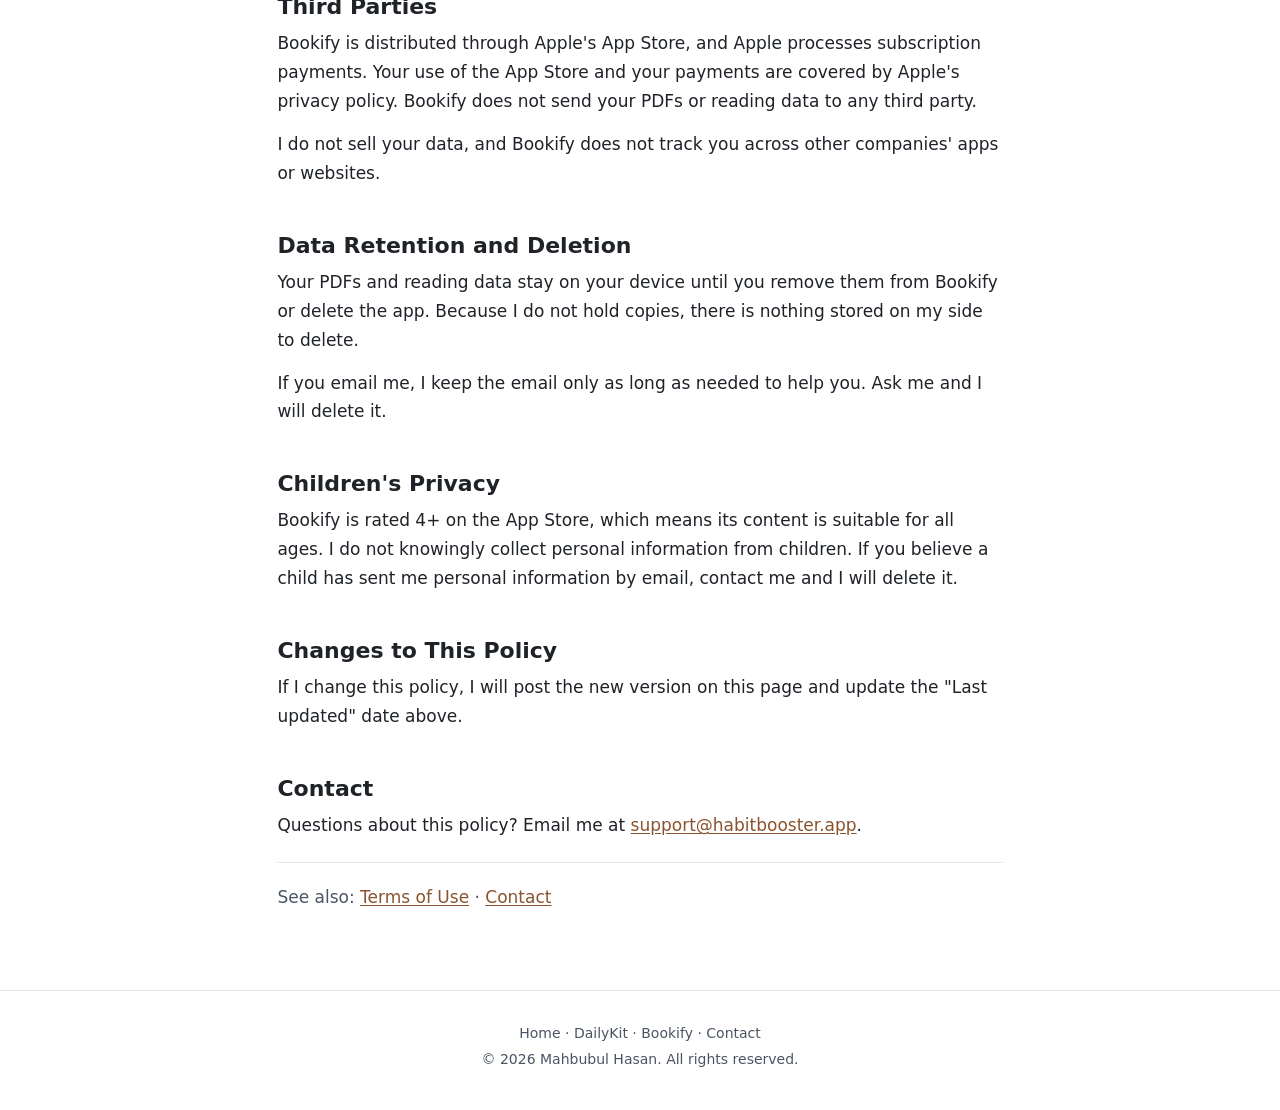
<file: bookify/privacy.html>
<!doctype html>
<html lang="en">
<head>
  <meta charset="utf-8">
  <meta name="viewport" content="width=device-width, initial-scale=1">
  <title>Privacy Policy | Bookify</title>
  <meta name="description" content="Privacy Policy for Bookify - Beautiful PDF Reader.">
  <link rel="canonical" href="https://habitbooster.app/bookify/privacy">
  <meta property="og:type" content="website">
  <meta property="og:title" content="Privacy Policy | Bookify">
  <meta property="og:description" content="Privacy Policy for Bookify - Beautiful PDF Reader.">
  <meta property="og:url" content="https://habitbooster.app/bookify/privacy">
  <meta name="theme-color" content="#ffffff">
  <meta name="color-scheme" content="light">
  
  <link rel="stylesheet" href="/styles.css">
  
  <style>:root{--bg:#ffffff;--surface:#f6f7f8;--text:#1f2328;--muted:#4b5563;--line:#e5e7eb;--heading:system-ui, -apple-system, BlinkMacSystemFont, "Segoe UI", Roboto, sans-serif;--hero:none;--accent:#8A532E;--ink:#8A532E;--on-accent:#ffffff}</style>
</head>
<body class="page-legal">
  <header class="top">
    <nav class="nav wrap" aria-label="Main">
      <a class="brand" href="/">Mahbubul Hasan</a>
      <div class="nav-links"><a href="/#apps">Apps</a><a href="/contact">Contact</a></div>
    </nav>
    <div class="legal-head">
      <a class="legal-app" href="/bookify/"><svg class="app-icon" width="40" height="40" viewBox="0 0 64 64" aria-hidden="true"><rect width="64" height="64" rx="14" fill="#B9784A"/><text x="32" y="43" text-anchor="middle" font-family="Georgia, serif" font-size="32" font-weight="700" fill="#2B1D17">B</text></svg><span>Bookify - Beautiful PDF Reader</span></a>
      <h1>Privacy Policy</h1>
      <p class="updated">Last updated: <time datetime="2026-10-13">October 13, 2026</time></p>
    </div>
  </header>
  <main id="main">
    <article class="legal">
      <section>
        <h2>Overview</h2>
        <p>Bookify - Beautiful PDF Reader ("Bookify") is an app for reading PDF files. It is made by Mahbubul Hasan, an independent developer ("I", "me"). This policy explains what happens to your information when you use Bookify.</p>
        <p>In short: Bookify processes your PDFs on your device, and it does not include analytics or crash-reporting tools.</p>
      </section>
      <section>
        <h2>What Bookify Collects</h2>
        <p>When you import a PDF, Bookify opens it and converts it into book-style text on your device. Your PDFs, and the text Bookify creates from them, are not uploaded to me or to any other service.</p>
        <p>Any reading settings the app remembers are also stored only on your device.</p>
        <p>Bookify does not have accounts or sign-in.</p>
        <p>Bookify does not sync your files through iCloud. If you open a PDF from iCloud Drive or another location in the Files app, that storage is provided by Apple or that provider under their own privacy terms.</p>
      </section>
      <section>
        <h2>How Your Information Is Used</h2>
        <p>Your PDFs are used only to show them to you inside Bookify. I cannot see your files, and I do not use them for any other purpose.</p>
        <p>If you email me, I use your email address and message only to reply to you.</p>
      </section>
      <section>
        <h2>Analytics and Crash Reporting</h2>
        <p>Bookify does not include any analytics or crash-reporting tools.</p>
        <p>If you have chosen in your device settings to share analytics with app developers, Apple may give me anonymous crash and usage data. Apple controls this, and you can turn it off in iOS Settings under Privacy &amp; Security, Analytics &amp; Improvements.</p>
      </section>
      <section>
        <h2>Advertising</h2>
        <p>Bookify does not show ads.</p>
      </section>
      <section>
        <h2>Purchases</h2>
        <p>Bookify offers optional weekly and yearly subscriptions through Apple's in-app purchase system. Payments are processed by Apple. I do not receive your payment card details. Apple gives the app only the information needed to confirm and restore your subscription.</p>
      </section>
      <section>
        <h2>Third Parties</h2>
        <p>Bookify is distributed through Apple's App Store, and Apple processes subscription payments. Your use of the App Store and your payments are covered by Apple's privacy policy. Bookify does not send your PDFs or reading data to any third party.</p>
        <p>I do not sell your data, and Bookify does not track you across other companies' apps or websites.</p>
      </section>
      <section>
        <h2>Data Retention and Deletion</h2>
        <p>Your PDFs and reading data stay on your device until you remove them from Bookify or delete the app. Because I do not hold copies, there is nothing stored on my side to delete.</p>
        <p>If you email me, I keep the email only as long as needed to help you. Ask me and I will delete it.</p>
      </section>
      <section>
        <h2>Children&#39;s Privacy</h2>
        <p>Bookify is rated 4+ on the App Store, which means its content is suitable for all ages. I do not knowingly collect personal information from children. If you believe a child has sent me personal information by email, contact me and I will delete it.</p>
      </section>
      <section>
        <h2>Changes to This Policy</h2>
        <p>If I change this policy, I will post the new version on this page and update the "Last updated" date above.</p>
      </section>
      <section>
        <h2>Contact</h2>
        <p>Questions about this policy? Email me at <a href="mailto:support@habitbooster.app">support@habitbooster.app</a>.</p>
      </section>
      <p class="legal-more">See also: <a href="/bookify/terms">Terms of Use</a> · <a href="/contact#bookify">Contact</a></p>
    </article>
  </main>
  <footer class="site-footer">
    <nav aria-label="Footer"><p><a href="/">Home</a><span aria-hidden="true"> · </span><a href="/dailykit/">DailyKit</a><span aria-hidden="true"> · </span><a href="/bookify/">Bookify</a><span aria-hidden="true"> · </span><a href="/contact">Contact</a></p></nav>
    <p>© 2026 Mahbubul Hasan. All rights reserved.</p>
  </footer>
</body>
</html>
</file>
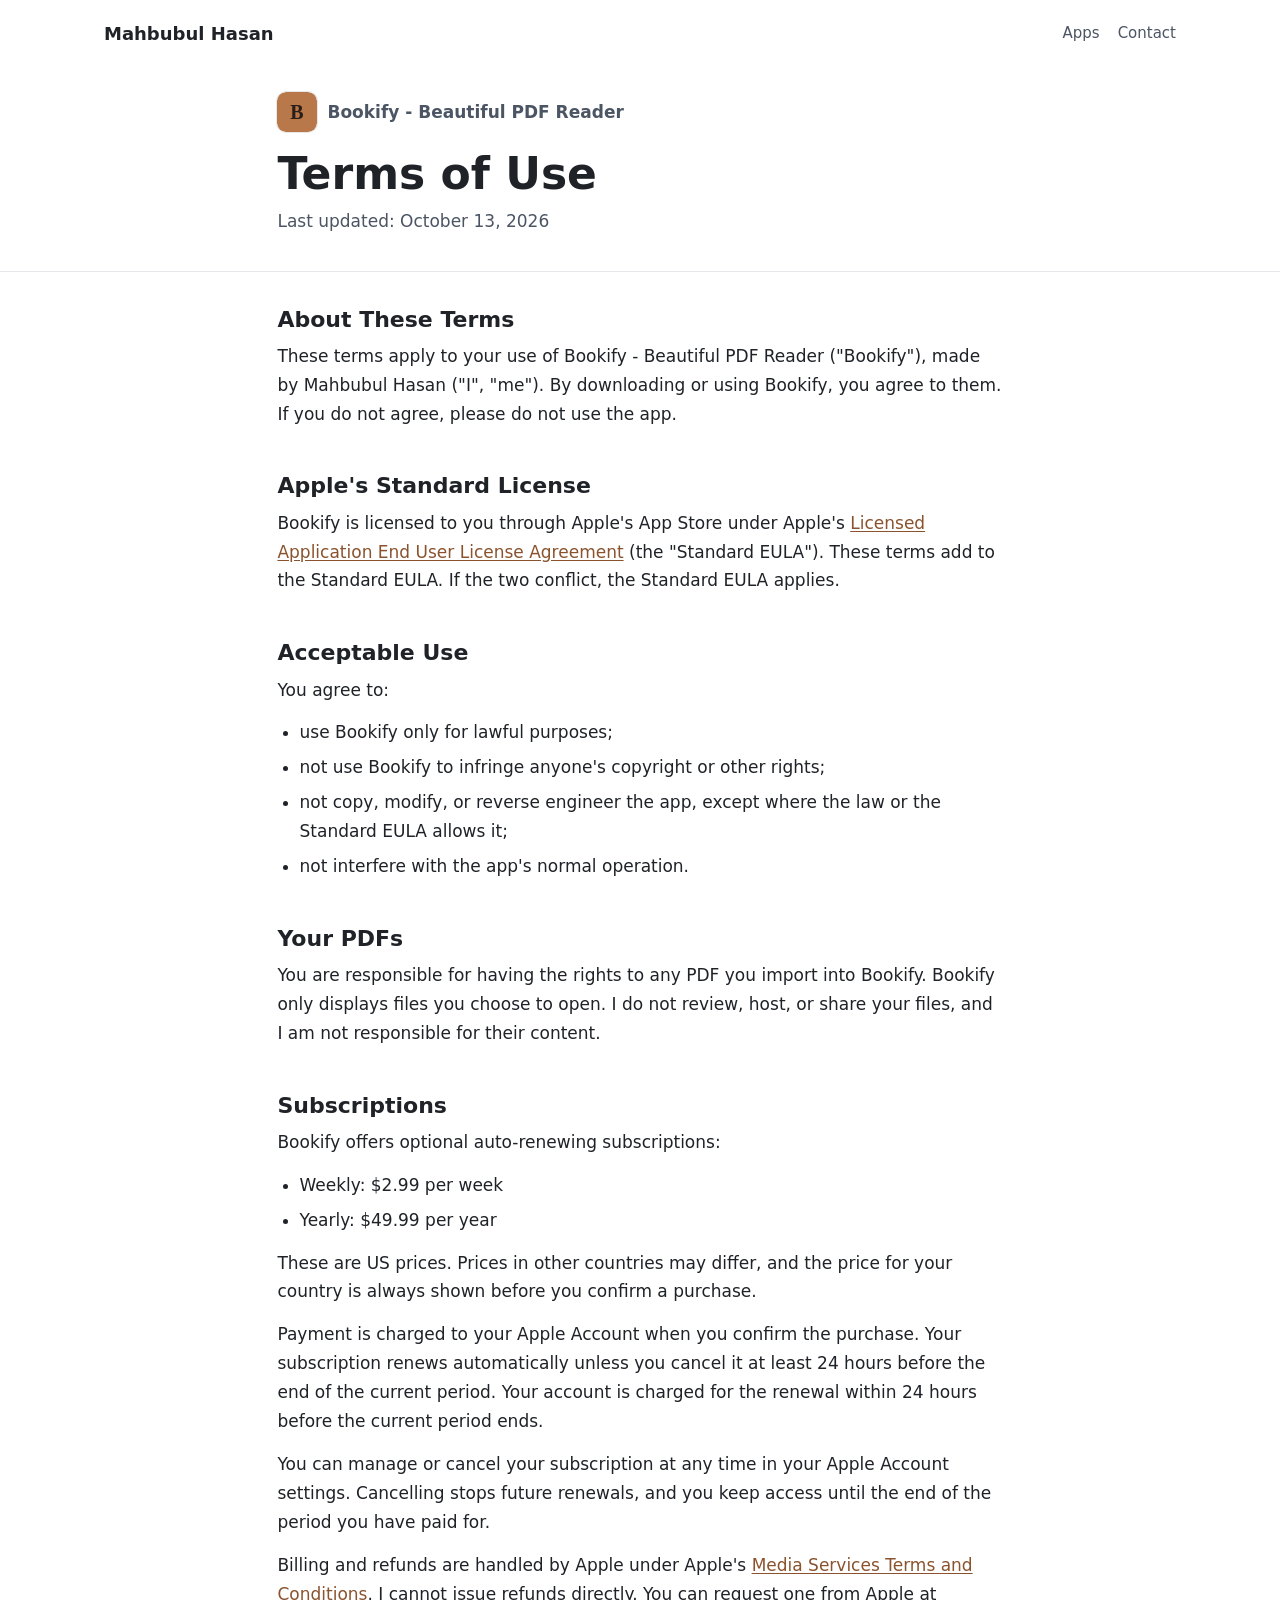
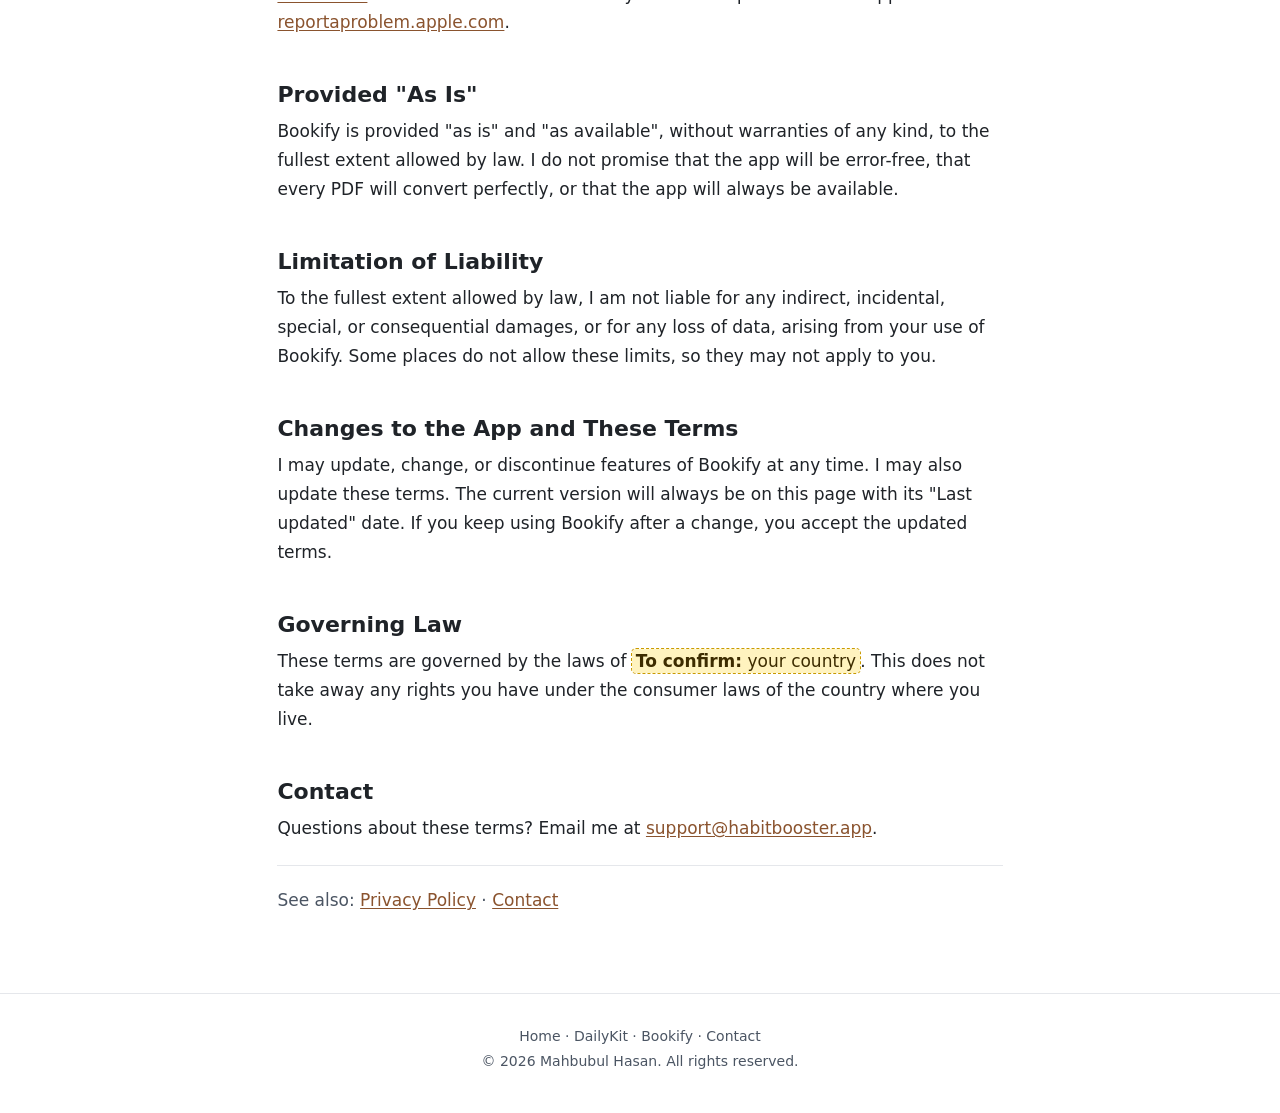
<file: bookify/terms.html>
<!doctype html>
<html lang="en">
<head>
  <meta charset="utf-8">
  <meta name="viewport" content="width=device-width, initial-scale=1">
  <title>Terms of Use | Bookify</title>
  <meta name="description" content="Terms of Use for Bookify - Beautiful PDF Reader.">
  <link rel="canonical" href="https://habitbooster.app/bookify/terms">
  <meta property="og:type" content="website">
  <meta property="og:title" content="Terms of Use | Bookify">
  <meta property="og:description" content="Terms of Use for Bookify - Beautiful PDF Reader.">
  <meta property="og:url" content="https://habitbooster.app/bookify/terms">
  <meta name="theme-color" content="#ffffff">
  <meta name="color-scheme" content="light">
  
  <link rel="stylesheet" href="/styles.css">
  
  <style>:root{--bg:#ffffff;--surface:#f6f7f8;--text:#1f2328;--muted:#4b5563;--line:#e5e7eb;--heading:system-ui, -apple-system, BlinkMacSystemFont, "Segoe UI", Roboto, sans-serif;--hero:none;--accent:#8A532E;--ink:#8A532E;--on-accent:#ffffff}</style>
</head>
<body class="page-legal">
  <header class="top">
    <nav class="nav wrap" aria-label="Main">
      <a class="brand" href="/">Mahbubul Hasan</a>
      <div class="nav-links"><a href="/#apps">Apps</a><a href="/contact">Contact</a></div>
    </nav>
    <div class="legal-head">
      <a class="legal-app" href="/bookify/"><svg class="app-icon" width="40" height="40" viewBox="0 0 64 64" aria-hidden="true"><rect width="64" height="64" rx="14" fill="#B9784A"/><text x="32" y="43" text-anchor="middle" font-family="Georgia, serif" font-size="32" font-weight="700" fill="#2B1D17">B</text></svg><span>Bookify - Beautiful PDF Reader</span></a>
      <h1>Terms of Use</h1>
      <p class="updated">Last updated: <time datetime="2026-10-13">October 13, 2026</time></p>
    </div>
  </header>
  <main id="main">
    <article class="legal">
      <section>
        <h2>About These Terms</h2>
        <p>These terms apply to your use of Bookify - Beautiful PDF Reader ("Bookify"), made by Mahbubul Hasan ("I", "me"). By downloading or using Bookify, you agree to them. If you do not agree, please do not use the app.</p>
      </section>
      <section>
        <h2>Apple&#39;s Standard License</h2>
        <p>Bookify is licensed to you through Apple's App Store under Apple's <a href="https://www.apple.com/legal/internet-services/itunes/dev/stdeula/">Licensed Application End User License Agreement</a> (the "Standard EULA"). These terms add to the Standard EULA. If the two conflict, the Standard EULA applies.</p>
      </section>
      <section>
        <h2>Acceptable Use</h2>
        <p>You agree to:</p>
        <ul><li>use Bookify only for lawful purposes;</li><li>not use Bookify to infringe anyone's copyright or other rights;</li><li>not copy, modify, or reverse engineer the app, except where the law or the Standard EULA allows it;</li><li>not interfere with the app's normal operation.</li></ul>
      </section>
      <section>
        <h2>Your PDFs</h2>
        <p>You are responsible for having the rights to any PDF you import into Bookify. Bookify only displays files you choose to open. I do not review, host, or share your files, and I am not responsible for their content.</p>
      </section>
      <section>
        <h2>Subscriptions</h2>
        <p>Bookify offers optional auto-renewing subscriptions:</p>
        <ul><li>Weekly: $2.99 per week</li><li>Yearly: $49.99 per year</li></ul>
        <p>These are US prices. Prices in other countries may differ, and the price for your country is always shown before you confirm a purchase.</p>
        <p>Payment is charged to your Apple Account when you confirm the purchase. Your subscription renews automatically unless you cancel it at least 24 hours before the end of the current period. Your account is charged for the renewal within 24 hours before the current period ends.</p>
        <p>You can manage or cancel your subscription at any time in your Apple Account settings. Cancelling stops future renewals, and you keep access until the end of the period you have paid for.</p>
        <p>Billing and refunds are handled by Apple under Apple's <a href="https://www.apple.com/legal/internet-services/itunes/">Media Services Terms and Conditions</a>. I cannot issue refunds directly. You can request one from Apple at <a href="https://reportaproblem.apple.com">reportaproblem.apple.com</a>.</p>
      </section>
      <section>
        <h2>Provided &quot;As Is&quot;</h2>
        <p>Bookify is provided "as is" and "as available", without warranties of any kind, to the fullest extent allowed by law. I do not promise that the app will be error-free, that every PDF will convert perfectly, or that the app will always be available.</p>
      </section>
      <section>
        <h2>Limitation of Liability</h2>
        <p>To the fullest extent allowed by law, I am not liable for any indirect, incidental, special, or consequential damages, or for any loss of data, arising from your use of Bookify. Some places do not allow these limits, so they may not apply to you.</p>
      </section>
      <section>
        <h2>Changes to the App and These Terms</h2>
        <p>I may update, change, or discontinue features of Bookify at any time. I may also update these terms. The current version will always be on this page with its "Last updated" date. If you keep using Bookify after a change, you accept the updated terms.</p>
      </section>
      <section>
        <h2>Governing Law</h2>
        <p>These terms are governed by the laws of <mark class="todo"><strong>To confirm:</strong> your country</mark>. This does not take away any rights you have under the consumer laws of the country where you live.</p>
      </section>
      <section>
        <h2>Contact</h2>
        <p>Questions about these terms? Email me at <a href="mailto:support@habitbooster.app">support@habitbooster.app</a>.</p>
      </section>
      <p class="legal-more">See also: <a href="/bookify/privacy">Privacy Policy</a> · <a href="/contact#bookify">Contact</a></p>
    </article>
  </main>
  <footer class="site-footer">
    <nav aria-label="Footer"><p><a href="/">Home</a><span aria-hidden="true"> · </span><a href="/dailykit/">DailyKit</a><span aria-hidden="true"> · </span><a href="/bookify/">Bookify</a><span aria-hidden="true"> · </span><a href="/contact">Contact</a></p></nav>
    <p>© 2026 Mahbubul Hasan. All rights reserved.</p>
  </footer>
</body>
</html>
</file>
<file: styles.css>
/* Shared styles for every page. Colors and fonts come from CSS variables that
   each page sets from its theme in _src/site.mjs or _src/apps.mjs. */

:root {
    --bg: #070914;
    --surface: #111625;
    --text: #f7fbff;
    --muted: rgba(247, 251, 255, 0.72);
    --line: rgba(255, 255, 255, 0.12);
    --accent: #16c8f5;
    --on-accent: #03131d;
    --ink: #16c8f5;
    --heading: Inter, system-ui, -apple-system, BlinkMacSystemFont, "Segoe UI", sans-serif;
    --heading-weight: 800;
    --hero: none;
    --body-font: Inter, system-ui, -apple-system, BlinkMacSystemFont, "Segoe UI", Roboto, sans-serif;
}

*, *::before, *::after { box-sizing: border-box; }

html { -webkit-text-size-adjust: 100%; }

body {
    margin: 0;
    background: var(--bg);
    color: var(--text);
    font-family: var(--body-font);
    line-height: 1.55;
    overflow-wrap: break-word;
}

a { color: inherit; }
img, svg { max-width: 100%; }

h1, h2, h3 {
    margin: 0;
    font-family: var(--heading);
    font-weight: var(--heading-weight);
    line-height: 1.1;
}

.wrap {
    max-width: 1120px;
    margin: 0 auto;
    padding-left: 16px;
    padding-right: 16px;
}

@media (min-width: 600px) {
    .wrap { padding-left: 24px; padding-right: 24px; }
}

/* ── Header and nav ───────────────────────────────────────────────────────── */

.top { background: var(--hero); }

.nav {
    display: flex;
    flex-wrap: wrap;
    align-items: center;
    justify-content: space-between;
    gap: 8px 20px;
    padding-top: 20px;
    padding-bottom: 20px;
}

.brand {
    font-family: var(--body-font);
    font-size: 18px;
    font-weight: 800;
    text-decoration: none;
}

.nav-links {
    display: flex;
    gap: 18px;
    font-size: 15px;
    color: var(--muted);
}

.nav-links a { text-decoration: none; }
.nav-links a:hover, .brand:hover { color: var(--text); text-decoration: underline; }

/* ── Hero ─────────────────────────────────────────────────────────────────── */

.hero {
    padding-top: 40px;
    padding-bottom: 64px;
}

.eyebrow {
    margin: 0 0 10px;
    color: var(--ink);
    font-size: 13px;
    font-weight: 800;
    letter-spacing: 0.08em;
    text-transform: uppercase;
}

.hero h1 {
    max-width: 760px;
    font-size: clamp(38px, 8vw, 72px);
}

.lead {
    max-width: 640px;
    margin: 18px 0 0;
    color: var(--muted);
    font-size: 18px;
}

.actions {
    margin-top: 28px;
    display: flex;
    flex-wrap: wrap;
    gap: 12px;
}

.button {
    display: inline-flex;
    align-items: center;
    justify-content: center;
    min-height: 46px;
    padding: 0 18px;
    border-radius: 10px;
    background: var(--accent);
    color: var(--on-accent);
    font-weight: 800;
    text-decoration: none;
}

.button:hover { filter: brightness(1.06); }

.button.secondary {
    background: color-mix(in srgb, var(--text) 7%, transparent);
    color: var(--text);
    border: 1px solid var(--line);
}

.badge {
    display: inline-flex;
    align-items: center;
    min-height: 46px;
    padding: 0 16px;
    border: 1px dashed var(--line);
    border-radius: 10px;
    color: var(--muted);
    font-weight: 700;
    font-size: 15px;
}

.app-icon {
    flex: none;
    border-radius: 22.5%;
    box-shadow: 0 0 0 1px var(--line);
}

/* ── Sections ─────────────────────────────────────────────────────────────── */

.section { padding-top: 56px; padding-bottom: 56px; }
.section > h2 { font-size: clamp(26px, 5vw, 34px); margin-bottom: 24px; }

/* Homepage app grid */
.app-grid {
    display: grid;
    grid-template-columns: repeat(auto-fill, minmax(min(100%, 320px), 1fr));
    gap: 18px;
}

.app-card {
    display: flex;
    flex-direction: column;
    gap: 20px;
    padding: 22px;
    border: 1px solid var(--line);
    border-top: 3px solid var(--card-accent);
    border-radius: 16px;
    background: var(--surface);
}

.card-head {
    display: flex;
    gap: 16px;
    align-items: center;
    text-decoration: none;
}

.card-head h3 {
    font-family: var(--card-heading);
    font-size: 26px;
}

.card-tagline { margin: 4px 0 0; color: var(--muted); }

.card-actions {
    margin-top: auto;
    display: flex;
    flex-wrap: wrap;
    align-items: center;
    gap: 12px 18px;
}

.card-actions .button { background: var(--card-accent); color: var(--card-on-accent); }
.text-link { font-weight: 700; text-decoration: none; }
.text-link:hover { text-decoration: underline; }

/* App page */
.page-app .hero { padding-bottom: 72px; }

.app-id {
    display: flex;
    align-items: center;
    gap: 14px;
    margin-bottom: 28px;
}

.app-id .eyebrow { margin: 0 0 2px; }
.app-name { margin: 0; font-weight: 700; }

.shots {
    margin-top: 48px;
    display: grid;
    grid-auto-flow: column;
    grid-auto-columns: min(62%, 240px);
    gap: 14px;
    overflow-x: auto;
    scroll-snap-type: x mandatory;
    padding-bottom: 8px;
}

.shots img {
    display: block;
    width: 100%;
    height: auto;
    scroll-snap-align: start;
    border: 1px solid var(--line);
    border-radius: 18px;
    box-shadow: 0 24px 60px rgba(0, 0, 0, 0.30);
}

@media (min-width: 900px) {
    .shots {
        grid-auto-flow: row;
        grid-template-columns: repeat(var(--shots), minmax(0, 1fr));
        overflow: visible;
    }
}

.placeholder-device {
    margin-top: 48px;
    width: min(100%, 280px);
    aspect-ratio: 4 / 5;
    display: flex;
    flex-direction: column;
    align-items: center;
    justify-content: center;
    gap: 10px;
    padding: 24px;
    text-align: center;
    border: 1px solid var(--line);
    border-radius: 36px;
    background: var(--surface);
    box-shadow: 0 24px 60px rgba(0, 0, 0, 0.12);
}

.placeholder-device strong { font-family: var(--heading); font-size: 30px; }
.placeholder-device span { color: var(--muted); }

.features {
    display: grid;
    grid-template-columns: repeat(auto-fit, minmax(min(100%, 240px), 1fr));
    gap: 16px;
}

.feature {
    padding: 22px;
    border: 1px solid var(--line);
    border-radius: 14px;
    background: var(--surface);
}

.feature h3 { font-size: 22px; }
.feature p { margin: 8px 0 0; color: var(--muted); }

.app-links {
    display: flex;
    flex-wrap: wrap;
    gap: 10px 24px;
    padding-top: 0;
    color: var(--muted);
}

/* Bookify-style serif headings read better a little larger and lighter */
.page-app h1 { letter-spacing: -0.01em; }

/* Contact */
.contact-list { list-style: none; margin: 0; padding: 0; display: grid; gap: 14px; }

.contact-app {
    display: flex;
    gap: 16px;
    align-items: center;
    padding: 18px;
    border: 1px solid var(--line);
    border-radius: 14px;
    background: var(--surface);
    scroll-margin-top: 16px;
}

.contact-app:target { border-color: var(--accent); }
.contact-app h3 { font-size: 20px; }
.contact-app p { margin: 4px 0 0; color: var(--muted); }

/* ── Legal pages: plain, readable, no JavaScript ──────────────────────────── */

.page-legal { font-size: 17px; }

.page-legal .top { border-bottom: 1px solid var(--line); }

.legal-head,
.legal {
    max-width: 70ch;
    margin: 0 auto;
    padding-left: 16px;
    padding-right: 16px;
}

.legal-head { padding-top: 24px; padding-bottom: 36px; }

.legal-app {
    display: inline-flex;
    align-items: center;
    gap: 10px;
    margin-bottom: 18px;
    color: var(--muted);
    font-weight: 600;
    text-decoration: none;
}

.legal-app:hover { color: var(--text); }
.legal-head h1 { font-size: clamp(32px, 7vw, 44px); font-weight: 800; }
.updated { margin: 10px 0 0; color: var(--muted); }

.legal { padding-top: 12px; padding-bottom: 64px; line-height: 1.7; }
.legal section { padding: 24px 0 8px; }
.legal h2 { font-size: 22px; font-weight: 700; margin-bottom: 10px; }
.legal p, .legal ul { margin: 0 0 14px; }
.legal ul { padding-left: 1.3em; }
.legal li { margin-bottom: 6px; }
.legal a { color: var(--ink); text-underline-offset: 2px; }
.legal-more { margin-top: 32px; padding-top: 20px; border-top: 1px solid var(--line); color: var(--muted); }

.todo {
    background: #fff3bf;
    color: #3d2c00;
    padding: 2px 4px;
    border-radius: 4px;
    outline: 1px dashed #c99a00;
}

/* ── Footer ───────────────────────────────────────────────────────────────── */

.site-footer {
    padding: 28px 16px 36px;
    border-top: 1px solid var(--line);
    color: var(--muted);
    text-align: center;
    font-size: 14px;
}

.site-footer p { margin: 4px 0; }
.site-footer a { text-decoration: none; }
.site-footer a:hover { color: var(--text); text-decoration: underline; }

@media (prefers-reduced-motion: no-preference) {
    html { scroll-behavior: smooth; }
}
</file>
